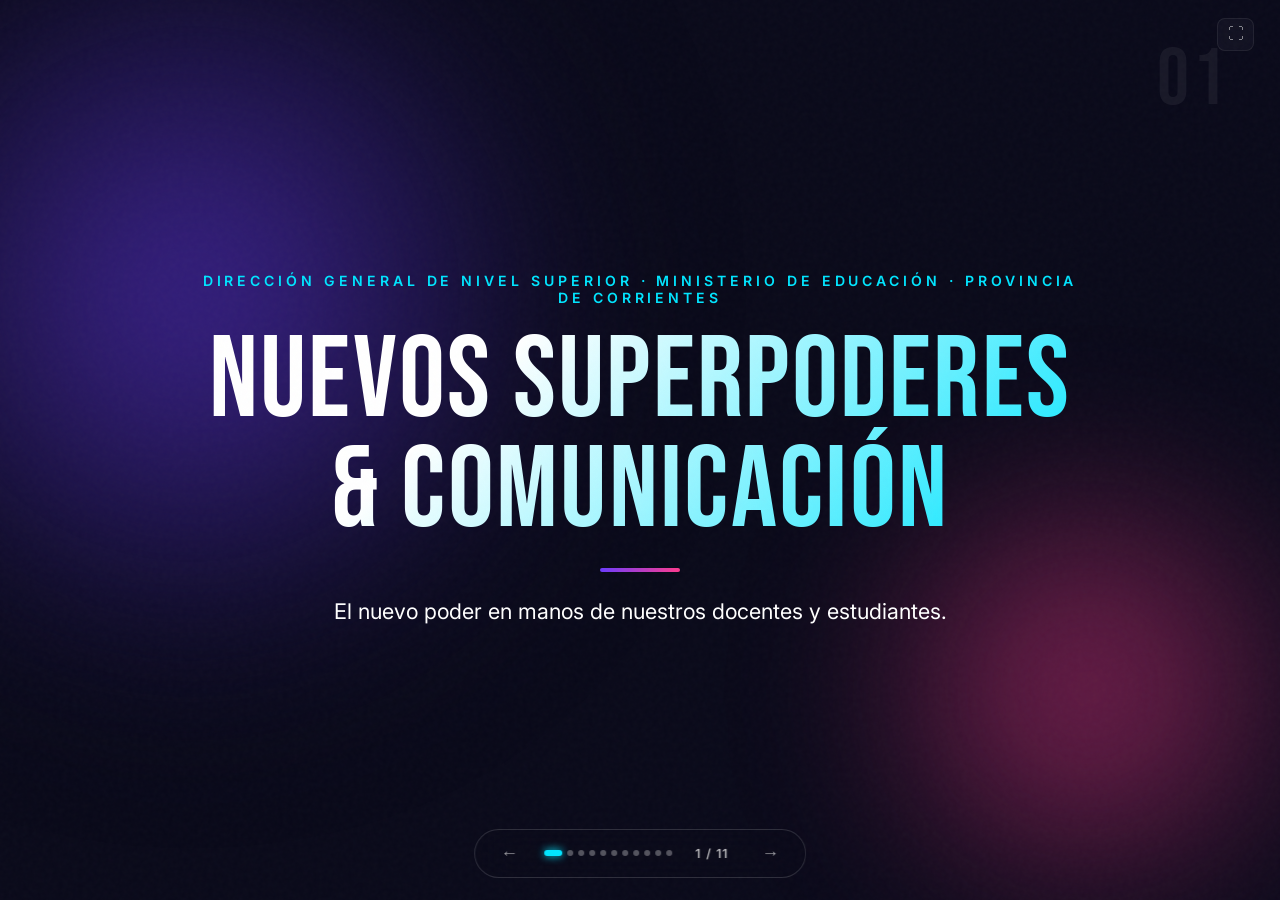
<file: presenta/index.html>
<!DOCTYPE html>
<html lang="es">
<head>
<meta charset="UTF-8">
<meta name="viewport" content="width=device-width, initial-scale=1.0">
<title>ComAc — Comunicación de Actividades | DGES Corrientes</title>
<link rel="preconnect" href="https://fonts.googleapis.com">
<link rel="preconnect" href="https://fonts.gstatic.com" crossorigin>
<link href="https://fonts.googleapis.com/css2?family=Bebas+Neue&family=Inter:wght@300;400;500;600;700;900&family=Montserrat:ital,wght@0,300;0,400;0,700;0,900;1,400&display=swap" rel="stylesheet">
<style>
  /* ── Reset & base ── */
  *, *::before, *::after { box-sizing: border-box; margin: 0; padding: 0; }

  :root {
    --c1: #0a0a1a;
    --c2: #6c3bff;
    --c3: #ff3b8e;
    --c4: #00e5ff;
    --c5: #ffe600;
    --c6: #ff6a1a;
    --white: #ffffff;
    --glass: rgba(255,255,255,0.07);
    --glass-border: rgba(255,255,255,0.15);
    --font-display: 'Bebas Neue', 'Montserrat', sans-serif;
    --font-body: 'Inter', 'Montserrat', sans-serif;
  }

  html, body {
    height: 100%;
    overflow: hidden;
    background: var(--c1);
    color: var(--white);
    font-family: var(--font-body);
  }

  /* ── Slideshow container ── */
  #deck {
    width: 100vw;
    height: 100vh;
    position: relative;
    overflow: hidden;
  }

  /* ── Individual slides ── */
  .slide {
    position: absolute;
    inset: 0;
    display: flex;
    flex-direction: column;
    align-items: center;
    justify-content: center;
    padding: 6vw 8vw;
    text-align: center;
    opacity: 0;
    pointer-events: none;
    transform: scale(1.04) translateY(30px);
    transition: opacity 0.7s cubic-bezier(.4,0,.2,1),
                transform 0.7s cubic-bezier(.4,0,.2,1);
    will-change: opacity, transform;
  }
  .slide.active {
    opacity: 1;
    pointer-events: all;
    transform: scale(1) translateY(0);
  }
  .slide.exit {
    opacity: 0;
    transform: scale(0.96) translateY(-30px);
    transition: opacity 0.5s ease, transform 0.5s ease;
  }

  /* ── Animated mesh background ── */
  .slide-bg {
    position: absolute;
    inset: 0;
    z-index: 0;
    overflow: hidden;
  }
  .slide-bg::before,
  .slide-bg::after {
    content: '';
    position: absolute;
    border-radius: 50%;
    filter: blur(80px);
    opacity: 0.55;
    animation: float1 8s ease-in-out infinite alternate;
  }

  /* per-slide color themes */
  .s0 .slide-bg::before { width:60vw; height:60vw; top:-10%; left:-15%; background: radial-gradient(circle, #6c3bff 0%, #0a0a1a 70%); }
  .s0 .slide-bg::after  { width:40vw; height:40vw; bottom:-5%; right:-5%; background: radial-gradient(circle, #ff3b8e 0%, transparent 70%); animation-name: float2; }

  .s1 .slide-bg::before { width:55vw; height:55vw; top:-15%; right:-10%; background: radial-gradient(circle, #ff3b8e 0%, transparent 70%); }
  .s1 .slide-bg::after  { width:45vw; height:45vw; bottom:-10%; left:-5%; background: radial-gradient(circle, #ffe600 0%, transparent 70%); animation-name: float2; }

  .s2 .slide-bg::before { width:65vw; height:65vw; top:-20%; left:-20%; background: radial-gradient(circle, #00e5ff 0%, transparent 70%); }
  .s2 .slide-bg::after  { width:40vw; height:40vw; bottom:0; right:-5%; background: radial-gradient(circle, #6c3bff 0%, transparent 70%); animation-name: float2; }

  .s3 .slide-bg::before { width:60vw; height:60vw; top:-10%; right:-10%; background: radial-gradient(circle, #ff6a1a 0%, transparent 70%); }
  .s3 .slide-bg::after  { width:50vw; height:50vw; bottom:-10%; left:-10%; background: radial-gradient(circle, #6c3bff 0%, transparent 70%); animation-name: float2; }

  .s4 .slide-bg::before { width:55vw; height:55vw; top:-15%; left:-10%; background: radial-gradient(circle, #ffe600 0%, transparent 70%); }
  .s4 .slide-bg::after  { width:45vw; height:45vw; bottom:0; right:-10%; background: radial-gradient(circle, #ff3b8e 0%, transparent 70%); animation-name: float2; }

  .s5 .slide-bg::before { width:70vw; height:70vw; top:-25%; right:-20%; background: radial-gradient(circle, #6c3bff 0%, transparent 70%); }
  .s5 .slide-bg::after  { width:50vw; height:50vw; bottom:-10%; left:-10%; background: radial-gradient(circle, #00e5ff 0%, transparent 70%); animation-name: float2; }

  .s6 .slide-bg::before { width:60vw; height:60vw; top:-10%; left:-15%; background: radial-gradient(circle, #ff3b8e 0%, transparent 70%); }
  .s6 .slide-bg::after  { width:50vw; height:50vw; bottom:-10%; right:-10%; background: radial-gradient(circle, #ffe600 0%, transparent 70%); animation-name: float2; }

  .s7 .slide-bg::before { width:55vw; height:55vw; top:-10%; right:-10%; background: radial-gradient(circle, #00e5ff 0%, transparent 70%); }
  .s7 .slide-bg::after  { width:45vw; height:45vw; bottom:0; left:-10%; background: radial-gradient(circle, #ff6a1a 0%, transparent 70%); animation-name: float2; }

  .s8 .slide-bg::before { width:60vw; height:60vw; top:-15%; left:-10%; background: radial-gradient(circle, #6c3bff 0%, transparent 70%); }
  .s8 .slide-bg::after  { width:50vw; height:50vw; bottom:-10%; right:-5%; background: radial-gradient(circle, #ff3b8e 0%, transparent 70%); animation-name: float2; }

  .s9 .slide-bg::before { width:65vw; height:65vw; top:-20%; right:-15%; background: radial-gradient(circle, #ff6a1a 0%, transparent 70%); }
  .s9 .slide-bg::after  { width:45vw; height:45vw; bottom:0; left:-10%; background: radial-gradient(circle, #ffe600 0%, transparent 70%); animation-name: float2; }

  .s10 .slide-bg::before { width:60vw; height:60vw; top:-10%; left:-15%; background: radial-gradient(circle, #00e5ff 0%, transparent 70%); }
  .s10 .slide-bg::after  { width:50vw; height:50vw; bottom:-10%; right:-10%; background: radial-gradient(circle, #6c3bff 0%, transparent 70%); animation-name: float2; }

  @keyframes float1 { 0%{transform:translate(0,0) scale(1)} 100%{transform:translate(3%,4%) scale(1.08)} }
  @keyframes float2 { 0%{transform:translate(0,0) scale(1)} 100%{transform:translate(-3%,-3%) scale(1.06)} }

  /* ── Noise grain overlay ── */
  #deck::after {
    content:'';
    position:fixed;
    inset:0;
    background-image: url("data:image/svg+xml,%3Csvg viewBox='0 0 200 200' xmlns='http://www.w3.org/2000/svg'%3E%3Cfilter id='n'%3E%3CfeTurbulence type='fractalNoise' baseFrequency='0.9' numOctaves='4' stitchTiles='stitch'/%3E%3C/filter%3E%3Crect width='100%25' height='100%25' filter='url(%23n)' opacity='1'/%3E%3C/svg%3E");
    opacity: 0.025;
    pointer-events: none;
    z-index: 9999;
  }

  /* ── Slide content layer ── */
  .slide-content {
    position: relative;
    z-index: 10;
    display: flex;
    flex-direction: column;
    align-items: center;
    gap: 2.4vh;
    max-width: 900px;
    width: 100%;
  }

  /* ── Typography ── */
  .eyebrow {
    font-family: var(--font-body);
    font-size: clamp(0.65rem, 1.1vw, 0.9rem);
    font-weight: 600;
    letter-spacing: 0.28em;
    text-transform: uppercase;
    opacity: 0.7;
    color: var(--c4);
    animation: fadeUp 0.8s 0.2s both;
  }
  .display-title {
    font-family: var(--font-display);
    font-size: clamp(3.5rem, 9vw, 8rem);
    line-height: 0.95;
    letter-spacing: 0.02em;
    background: linear-gradient(135deg, var(--white) 30%, var(--c4));
    -webkit-background-clip: text;
    -webkit-text-fill-color: transparent;
    background-clip: text;
    animation: fadeUp 0.8s 0.3s both;
  }
  .big-year {
    font-family: var(--font-display);
    font-size: clamp(6rem, 18vw, 15rem);
    line-height: 0.85;
    letter-spacing: 0.01em;
    background: linear-gradient(135deg, var(--c5) 0%, var(--c3) 50%, var(--c2) 100%);
    -webkit-background-clip: text;
    -webkit-text-fill-color: transparent;
    background-clip: text;
    animation: zoomIn 0.9s 0.2s both;
    filter: drop-shadow(0 0 60px rgba(255,230,0,0.3));
  }
  .headline {
    font-family: var(--font-body);
    font-size: clamp(1.5rem, 3.8vw, 3.2rem);
    font-weight: 800;
    line-height: 1.15;
    animation: fadeUp 0.8s 0.35s both;
  }
  .sub {
    font-family: var(--font-body);
    font-size: clamp(0.95rem, 2vw, 1.35rem);
    font-weight: 400;
    line-height: 1.6;
    opacity: 0.88;
    max-width: 720px;
    animation: fadeUp 0.8s 0.5s both;
  }
  .sub strong, .sub b {
    font-weight: 700;
    color: var(--c4);
  }
  .pill-row {
    display: flex;
    flex-wrap: wrap;
    gap: 0.7rem;
    justify-content: center;
    animation: fadeUp 0.8s 0.55s both;
  }
  .pill {
    padding: 0.45em 1.1em;
    border-radius: 999px;
    font-size: clamp(0.75rem, 1.3vw, 1rem);
    font-weight: 700;
    letter-spacing: 0.03em;
    border: 2px solid;
  }
  .pill-purple { background: rgba(108,59,255,0.25); border-color: var(--c2); color: #c9b8ff; }
  .pill-pink   { background: rgba(255,59,142,0.2); border-color: var(--c3); color: #ffb3d4; }
  .pill-cyan   { background: rgba(0,229,255,0.15); border-color: var(--c4); color: #a0f5ff; }
  .pill-yellow { background: rgba(255,230,0,0.15); border-color: var(--c5); color: #fff09e; }
  .pill-orange { background: rgba(255,106,26,0.2); border-color: var(--c6); color: #ffcda0; }

  /* ── Glass card ── */
  .glass-card {
    background: var(--glass);
    border: 1px solid var(--glass-border);
    border-radius: 20px;
    padding: 2.5rem 3rem;
    backdrop-filter: blur(20px);
    -webkit-backdrop-filter: blur(20px);
    animation: fadeUp 0.8s 0.4s both;
    max-width: 820px;
    width: 100%;
  }

  /* ── List styles ── */
  .feature-list {
    list-style: none;
    display: flex;
    flex-direction: column;
    gap: 0.9rem;
    text-align: left;
    width: 100%;
  }
  .feature-list li {
    display: flex;
    align-items: flex-start;
    gap: 0.75rem;
    font-size: clamp(0.85rem, 1.6vw, 1.1rem);
    font-weight: 500;
    line-height: 1.45;
    animation: slideInLeft 0.6s both;
  }
  .feature-list li:nth-child(1) { animation-delay: 0.3s; }
  .feature-list li:nth-child(2) { animation-delay: 0.45s; }
  .feature-list li:nth-child(3) { animation-delay: 0.6s; }
  .feature-list li:nth-child(4) { animation-delay: 0.75s; }
  .feature-list li:nth-child(5) { animation-delay: 0.9s; }
  .feature-list li:nth-child(6) { animation-delay: 1.05s; }
  .feature-list li:nth-child(7) { animation-delay: 1.2s; }
  .feature-list li .icon {
    flex-shrink: 0;
    width: 1.8em;
    height: 1.8em;
    border-radius: 50%;
    display: flex;
    align-items: center;
    justify-content: center;
    font-size: 1em;
    margin-top: 0.05em;
  }
  .icon-cyan   { background: rgba(0,229,255,0.2); }
  .icon-pink   { background: rgba(255,59,142,0.2); }
  .icon-yellow { background: rgba(255,230,0,0.2); }
  .icon-purple { background: rgba(108,59,255,0.2); }
  .icon-orange { background: rgba(255,106,26,0.2); }

  /* ── Date badge ── */
  .date-badge {
    display: inline-flex;
    align-items: center;
    gap: 0.5rem;
    background: linear-gradient(135deg, var(--c2), var(--c3));
    padding: 0.5em 1.4em;
    border-radius: 999px;
    font-family: var(--font-body);
    font-weight: 700;
    font-size: clamp(0.9rem, 1.8vw, 1.2rem);
    letter-spacing: 0.04em;
    animation: pulse 2s 1s ease-in-out infinite;
    box-shadow: 0 0 30px rgba(108,59,255,0.5);
  }
  @keyframes pulse {
    0%,100% { box-shadow: 0 0 30px rgba(108,59,255,0.5); }
    50% { box-shadow: 0 0 50px rgba(255,59,142,0.7); }
  }

  /* ── Divider ── */
  .divider {
    width: 80px;
    height: 4px;
    border-radius: 2px;
    background: linear-gradient(90deg, var(--c2), var(--c3));
    animation: expandWidth 0.7s 0.4s both;
  }
  @keyframes expandWidth { from{width:0} to{width:80px} }

  /* ── Logo/Brand ── */
  .brand-mark {
    font-family: var(--font-display);
    font-size: clamp(3rem, 8vw, 6rem);
    background: linear-gradient(135deg, var(--c4) 0%, var(--c2) 50%, var(--c3) 100%);
    -webkit-background-clip: text;
    -webkit-text-fill-color: transparent;
    background-clip: text;
    letter-spacing: 0.04em;
    animation: zoomIn 0.9s 0.25s both;
    filter: drop-shadow(0 0 40px rgba(0,229,255,0.4));
  }
  .brand-sub {
    font-family: var(--font-body);
    font-size: clamp(0.8rem, 1.5vw, 1rem);
    font-weight: 600;
    letter-spacing: 0.18em;
    text-transform: uppercase;
    opacity: 0.75;
    animation: fadeUp 0.7s 0.5s both;
  }

  /* ── Animations ── */
  @keyframes fadeUp {
    from { opacity:0; transform:translateY(28px); }
    to   { opacity:1; transform:translateY(0); }
  }
  @keyframes zoomIn {
    from { opacity:0; transform:scale(0.8); }
    to   { opacity:1; transform:scale(1); }
  }
  @keyframes slideInLeft {
    from { opacity:0; transform:translateX(-30px); }
    to   { opacity:1; transform:translateX(0); }
  }
  @keyframes slideInRight {
    from { opacity:0; transform:translateX(30px); }
    to   { opacity:1; transform:translateX(0); }
  }
  @keyframes shimmer {
    0%   { background-position: -200% center; }
    100% { background-position: 200% center; }
  }

  /* ── Story prefix decoration ── */
  .story-quote {
    font-family: var(--font-display);
    font-size: clamp(4rem, 11vw, 9rem);
    line-height: 0.9;
    background: linear-gradient(135deg, var(--c4) 0%, var(--c2) 100%);
    -webkit-background-clip: text;
    -webkit-text-fill-color: transparent;
    background-clip: text;
    animation: fadeUp 0.8s 0.2s both;
    opacity: 0.15;
    position: absolute;
    top: 6vh;
    left: 7vw;
    user-select: none;
  }

  /* ── Navigation ── */
  #nav {
    position: fixed;
    bottom: 2.5vh;
    left: 50%;
    transform: translateX(-50%);
    display: flex;
    align-items: center;
    gap: 1rem;
    z-index: 1000;
    background: rgba(10,10,26,0.6);
    border: 1px solid var(--glass-border);
    border-radius: 999px;
    padding: 0.5rem 1rem;
    backdrop-filter: blur(20px);
  }
  .nav-btn {
    background: none;
    border: none;
    cursor: pointer;
    color: var(--white);
    opacity: 0.6;
    transition: opacity 0.2s, transform 0.2s;
    display: flex;
    align-items: center;
    padding: 0.3rem 0.6rem;
    border-radius: 999px;
    font-size: 1.1rem;
  }
  .nav-btn:hover { opacity: 1; transform: scale(1.1); }
  #slide-counter {
    font-family: var(--font-body);
    font-size: 0.78rem;
    font-weight: 600;
    letter-spacing: 0.1em;
    opacity: 0.7;
    min-width: 48px;
    text-align: center;
  }
  .progress-dots {
    display: flex;
    gap: 5px;
    align-items: center;
  }
  .dot {
    width: 6px;
    height: 6px;
    border-radius: 50%;
    background: rgba(255,255,255,0.3);
    transition: all 0.3s;
    cursor: pointer;
  }
  .dot.active {
    background: var(--c4);
    width: 18px;
    border-radius: 3px;
    box-shadow: 0 0 8px var(--c4);
  }

  /* ── Fullscreen btn ── */
  #fs-btn {
    position: fixed;
    top: 2vh;
    right: 2vw;
    z-index: 1000;
    background: var(--glass);
    border: 1px solid var(--glass-border);
    border-radius: 8px;
    color: var(--white);
    opacity: 0.5;
    cursor: pointer;
    padding: 0.4rem 0.6rem;
    font-size: 1rem;
    transition: opacity 0.2s;
    backdrop-filter: blur(10px);
  }
  #fs-btn:hover { opacity: 1; }

  /* ── Slide number indicator top-right ── */
  .slide-num {
    position: absolute;
    top: 3.5vh;
    right: 4vw;
    font-family: var(--font-display);
    font-size: clamp(3rem, 7vw, 5rem);
    opacity: 0.06;
    user-select: none;
    z-index: 1;
    letter-spacing: 0.05em;
  }

  /* ── Responsive ── */
  @media (max-width: 640px) {
    .glass-card { padding: 1.5rem; }
    .slide { padding: 5vw 6vw; }
  }

  /* ── Special: social network diagram ── */
  .network-visual {
    display: flex;
    align-items: center;
    justify-content: center;
    gap: 0;
    position: relative;
    animation: fadeUp 0.8s 0.6s both;
  }
  .net-node {
    width: clamp(45px, 7vw, 65px);
    height: clamp(45px, 7vw, 65px);
    border-radius: 50%;
    display: flex;
    align-items: center;
    justify-content: center;
    font-size: clamp(1.1rem, 2vw, 1.6rem);
    border: 2px solid;
    position: relative;
    animation: float1 4s ease-in-out infinite alternate;
  }
  .net-node:nth-child(odd) { animation-name: float2; }

  /* ── Etapa card ── */
  .etapa-badge {
    font-family: var(--font-display);
    font-size: clamp(0.8rem, 2vw, 1.2rem);
    letter-spacing: 0.2em;
    padding: 0.3em 1em;
    border-radius: 999px;
    background: linear-gradient(135deg, var(--c2), var(--c3));
    display: inline-block;
    animation: fadeUp 0.7s 0.2s both;
  }
</style>
</head>
<body>

<div id="deck">

  <!-- ── SLIDE 0: Story hook ── -->
  <div class="slide s0 active" data-slide="0">
    <div class="slide-bg"></div>
    <div class="slide-num">01</div>
    <div class="slide-content">
      <div class="eyebrow">Dirección General de Nivel Superior · Ministerio de Educación · Provincia de Corrientes</div>
      <div class="display-title">Nuevos superpoderes<br>& comunicación</div>
      <div class="divider"></div>
      <div class="sub">El nuevo poder en manos de nuestros docentes y estudiantes.</div>
    </div>
  </div>

  <!-- ── SLIDE 1: ChatGPT aparece ── -->
  <div class="slide s1" data-slide="1">
    <div class="slide-bg"></div>
    <div class="slide-num">02</div>
    <div class="slide-content">
      <div class="eyebrow">El punto de inflexión</div>
      <div class="big-year">2022</div>
      <div class="headline">En noviembre aparece<br><strong>ChatGPT</strong></div>
      <div class="sub">El mundo nunca volvería a ser el mismo.</div>
    </div>
  </div>

  <!-- ── SLIDE 2: 2023 asombro ── -->
  <div class="slide s2" data-slide="2">
    <div class="slide-bg"></div>
    <div class="slide-num">03</div>
    <div class="slide-content">
      <div class="eyebrow">El año del asombro</div>
      <div class="big-year">2023</div>
      <div class="headline">Nos asombramos<br>y fue tema de conversación</div>
      <div class="sub">Todos hablaban de ello. Pocos lo usaban en serio.</div>
    </div>
  </div>

  <!-- ── SLIDE 3: 2024 cambios ── -->
  <div class="slide s3" data-slide="3">
    <div class="slide-bg"></div>
    <div class="slide-num">04</div>
    <div class="slide-content">
      <div class="eyebrow">El año de los primeros cambios reales</div>
      <div class="big-year">2024</div>
      <div class="headline">Se observan cambios concretos</div>
      <div class="glass-card">
        <ul class="feature-list">
          <li>
            <div class="icon icon-cyan">📐</div>
            <span><strong>Planificación de clases</strong> rediseñada con IA</span>
          </li>
          <li>
            <div class="icon icon-yellow">🔍</div>
            <span><strong>Acceso a la información</strong> completamente transformado</span>
          </li>
          <li>
            <div class="icon icon-pink">📝</div>
            <span><strong>Evaluación</strong> en revisión y redefinición</span>
          </li>
        </ul>
      </div>
      <div class="pill-row">
        <span class="pill pill-cyan">ChatGPT</span>
        <span class="pill pill-purple">Meta AI</span>
      </div>
    </div>
  </div>

  <!-- ── SLIDE 4: 2025 contenido sintético ── -->
  <div class="slide s4" data-slide="4">
    <div class="slide-bg"></div>
    <div class="slide-num">05</div>
    <div class="slide-content">
      <div class="eyebrow">La nueva normalidad</div>
      <div class="big-year">2025</div>
      <div class="headline">El contenido sintético<br>es <em>la regla</em></div>
      <div class="sub">Ya no es la excepción. Es el punto de partida.</div>
      <div class="pill-row">
        <span class="pill pill-cyan">ChatGPT</span>
        <span class="pill pill-purple">Claude</span>
        <span class="pill pill-pink">Gemini</span>
        <span class="pill pill-yellow">Meta AI</span>
        <span class="pill pill-orange">Grok</span>
      </div>
    </div>
  </div>

  <!-- ── SLIDE 5: 2026 agentes ── -->
  <div class="slide s5" data-slide="5">
    <div class="slide-bg"></div>
    <div class="slide-num">06</div>
    <div class="slide-content">
      <div class="eyebrow">El año del poder real</div>
      <div class="big-year" style="font-size:clamp(5rem,14vw,12rem)">2026</div>
      <div class="headline">El poder pasa a los <strong>Agentes</strong></div>
      <div class="glass-card">
        <ul class="feature-list">
          <li>
            <div class="icon icon-yellow">⚡</div>
            <span>Tienen capacidad de <strong>HACER</strong> y <strong>CONTROLAR</strong> — no solo responder</span>
          </li>
          <li>
            <div class="icon icon-cyan">🤖</div>
            <span><strong>Claude Code</strong> — construye software de forma autónoma</span>
          </li>
          <li>
            <div class="icon icon-pink">🌐</div>
            <span><strong>Google Antigravity</strong> — agentes de infraestructura</span>
          </li>
          <li>
            <div class="icon icon-purple">💻</div>
            <span><strong>ChatGPT Codex</strong> — desarrollo asistido por agentes</span>
          </li>
        </ul>
      </div>
    </div>
  </div>

  <!-- ── SLIDE 6: Presentamos ComAc ── -->
  <div class="slide s6" data-slide="6">
    <div class="slide-bg"></div>
    <div class="slide-num">07</div>
    <div class="slide-content">
      <div class="eyebrow">Hoy presentamos</div>
      <div class="brand-mark">ComAc</div>
      <div class="brand-sub">Comunicación de Actividades</div>
      <div class="divider"></div>
      <div class="glass-card" style="margin-top:0.5rem">
        <ul class="feature-list">
          <li>
            <div class="icon icon-purple">✨</div>
            <span><strong>Totalmente desarrollado con Claude Code</strong></span>
          </li>
          <li>
            <div class="icon icon-cyan">🏛️</div>
            <span>Parte de la <strong>INTRANET</strong> de la Dirección General de Nivel Superior</span>
          </li>
          <li>
            <div class="icon icon-pink">📍</div>
            <span>Ministerio de Educación · Provincia de Corrientes</span>
          </li>
          <li>
            <div class="icon icon-yellow">🩺</div>
            <span>Un médico cardiólogo <strong>gana un concurso internacional de Desarrollo de Software</strong>, haciendo uso de una IA</span>
          </li>
          <li>
            <div class="icon icon-orange">🚀</div>
            <span><strong>Cualquiera de nuestros docentes y estudiantes</strong> pueden elaborar sus propias aplicaciones</span>
          </li>
        </ul>
      </div>
    </div>
  </div>

  <!-- ── SLIDE 7: Red Social ── -->
  <div class="slide s7" data-slide="7">
    <div class="slide-bg"></div>
    <div class="slide-num">08</div>
    <div class="slide-content">
      <div class="eyebrow">¿Qué es ComAc?</div>
      <div class="headline">Una <strong>RED SOCIAL</strong> específica<br>para el Nivel Superior</div>
      <div class="divider"></div>
      <div class="sub">
        Diseñada para <strong>comunicar a toda la comunidad</strong><br>
        de Nivel Superior de la Provincia de Corrientes.
      </div>
      <div class="glass-card" style="padding:1.4rem 2rem;margin-top:0">
        <ul class="feature-list">
          <li>
            <div class="icon icon-cyan">🌐</div>
            <span>Acceso en <strong><a href="https://dgescorrientes.net" target="_blank" style="color:var(--c4);text-decoration:none">dgescorrientes.net</a></strong></span>
          </li>
          <li>
            <div class="icon icon-purple">📧</div>
            <span>Usuarios y soporte: <strong><a href="mailto:equipotecnico@dgescorrientes.net" style="color:var(--c4);text-decoration:none">equipotecnico@dgescorrientes.net</a></strong></span>
          </li>
        </ul>
      </div>
      <div class="network-visual">
        <div class="net-node" style="border-color:var(--c2);background:rgba(108,59,255,0.2)">🏫</div>
        <div style="width:clamp(20px,4vw,40px);height:2px;background:linear-gradient(90deg,var(--c2),var(--c4))"></div>
        <div class="net-node" style="border-color:var(--c4);background:rgba(0,229,255,0.15);width:clamp(55px,9vw,80px);height:clamp(55px,9vw,80px)">🏛️</div>
        <div style="width:clamp(20px,4vw,40px);height:2px;background:linear-gradient(90deg,var(--c4),var(--c3))"></div>
        <div class="net-node" style="border-color:var(--c3);background:rgba(255,59,142,0.2)">👩‍🏫</div>
        <div style="width:clamp(20px,4vw,40px);height:2px;background:linear-gradient(90deg,var(--c3),var(--c5))"></div>
        <div class="net-node" style="border-color:var(--c5);background:rgba(255,230,0,0.15)">👨‍🎓</div>
      </div>
    </div>
  </div>

  <!-- ── SLIDE 8: Primera Etapa ── -->
  <div class="slide s8" data-slide="8">
    <div class="slide-bg"></div>
    <div class="slide-num">09</div>
    <div class="slide-content">
      <div class="etapa-badge">Primera Etapa</div>
      <div class="date-badge">📅 20 de abril de 2026 — Presentación</div>
      <div class="glass-card">
        <ul class="feature-list">
          <li>
            <div class="icon icon-cyan">🌐</div>
            <span>Acceso desde <strong>dgescorrientes.net</strong></span>
          </li>
          <li>
            <div class="icon icon-purple">📋</div>
            <span><strong>El Muro doble</strong>: Actividades Realizadas y A Realizarse</span>
          </li>
          <li>
            <div class="icon icon-yellow">🌓</div>
            <span><strong>Modo Claro / Oscuro</strong></span>
          </li>
          <li>
            <div class="icon icon-pink">✅</div>
            <span><strong>Aprobación Jurisdiccional</strong></span>
          </li>
          <li>
            <div class="icon icon-orange">📝</div>
            <span>Envío de <strong>Formulario Online</strong> para definición de Referentes Institucionales</span>
          </li>
          <li>
            <div class="icon icon-cyan">🚀</div>
            <span>Carga de primeras <strong>actividades institucionales</strong></span>
          </li>
        </ul>
      </div>
    </div>
  </div>

  <!-- ── SLIDE 9: Segunda Etapa ── -->
  <div class="slide s9" data-slide="9">
    <div class="slide-bg"></div>
    <div class="slide-num">10</div>
    <div class="slide-content">
      <div class="etapa-badge" style="background:linear-gradient(135deg,var(--c4),var(--c2))">Segunda Etapa</div>
      <div class="date-badge" style="background:linear-gradient(135deg,var(--c4),var(--c2))">📅 21 al 24 de abril de 2026</div>
      <div class="headline" style="margin-top:0.5rem">Definición y carga<br>de <strong>usuarios</strong></div>
      <div class="divider" style="background:linear-gradient(90deg,var(--c4),var(--c2))"></div>
      <div class="glass-card">
        <ul class="feature-list">
          <li>
            <div class="icon icon-cyan">👥</div>
            <span>Definición y alta de <strong>Referentes Institucionales</strong></span>
          </li>
          <li>
            <div class="icon icon-pink">🗑️</div>
            <span><strong>Eliminación de los datos de prueba</strong> — entorno limpio</span>
          </li>
          <li>
            <div class="icon icon-yellow">🔐</div>
            <span>Activación de cuentas y <strong>configuración de permisos</strong></span>
          </li>
        </ul>
      </div>
    </div>
  </div>

  <!-- ── SLIDE 10: Tercera Etapa ── -->
  <div class="slide s10" data-slide="10">
    <div class="slide-bg"></div>
    <div class="slide-num">11</div>
    <div class="slide-content">
      <div class="etapa-badge" style="background:linear-gradient(135deg,var(--c3),var(--c6))">Tercera Etapa</div>
      <div class="headline" style="margin-top:0.5rem">¡La comunidad toma<br>la <strong>palabra</strong>!</div>
      <div class="divider" style="background:linear-gradient(90deg,var(--c3),var(--c6))"></div>
      <div class="glass-card">
        <ul class="feature-list">
          <li>
            <div class="icon icon-pink">📣</div>
            <span>Carga de comunicaciones por parte de <strong>toda la comunidad de Nivel Superior</strong></span>
          </li>
          <li>
            <div class="icon icon-orange">🏫</div>
            <span><strong>Institutos</strong>: ISFD e ISFT publican sus actividades</span>
          </li>
          <li>
            <div class="icon icon-yellow">🏛️</div>
            <span><strong>Dirección</strong>: comparte novedades y comunicados oficiales</span>
          </li>
        </ul>
      </div>
      <div class="brand-mark" style="font-size:clamp(2rem,5vw,3.5rem);margin-top:0.5rem">ComAc</div>
      <div class="sub" style="font-size:clamp(0.7rem,1.2vw,0.9rem);opacity:0.5">DGES · Ministerio de Educación · Corrientes · 2026</div>
    </div>
  </div>

</div><!-- #deck -->

<!-- ── Navigation ── -->
<nav id="nav">
  <button class="nav-btn" id="prev-btn" title="Anterior">&#8592;</button>
  <div class="progress-dots" id="dots"></div>
  <span id="slide-counter">1 / 11</span>
  <button class="nav-btn" id="next-btn" title="Siguiente">&#8594;</button>
</nav>

<button id="fs-btn" title="Pantalla completa">⛶</button>

<script>
  const slides = document.querySelectorAll('.slide');
  const dotsContainer = document.getElementById('dots');
  const counter = document.getElementById('slide-counter');
  const prevBtn = document.getElementById('prev-btn');
  const nextBtn = document.getElementById('next-btn');
  const total = slides.length;
  let current = 0;
  let isAnimating = false;

  // Build dots
  slides.forEach((_, i) => {
    const d = document.createElement('div');
    d.className = 'dot' + (i === 0 ? ' active' : '');
    d.addEventListener('click', () => goTo(i));
    dotsContainer.appendChild(d);
  });
  const dots = document.querySelectorAll('.dot');

  function goTo(idx) {
    // Wrap around: after last go to first, before first go to last
    if (idx >= total) idx = 0;
    if (idx < 0) idx = total - 1;
    if (idx === current || isAnimating) return;
    isAnimating = true;
    const prev = current;
    current = idx;

    // Exit old slide
    slides[prev].classList.add('exit');
    slides[prev].classList.remove('active');

    // Reset animations on new slide by forcing reflow
    const newSlide = slides[current];
    newSlide.querySelectorAll('[style*="animation"], .eyebrow, .display-title, .big-year, .headline, .sub, .pill-row, .glass-card, .divider, .brand-mark, .brand-sub, .date-badge, .etapa-badge, .feature-list li, .network-visual').forEach(el => {
      el.style.animation = 'none';
      el.offsetHeight; // reflow
      el.style.animation = '';
    });

    setTimeout(() => {
      slides[prev].classList.remove('exit');
      newSlide.classList.add('active');
      isAnimating = false;
    }, 500);

    // Update UI
    dots.forEach((d, i) => d.classList.toggle('active', i === current));
    counter.textContent = `${current + 1} / ${total}`;
  }

  prevBtn.addEventListener('click', () => goTo(current - 1));
  nextBtn.addEventListener('click', () => goTo(current + 1));

  // Keyboard
  document.addEventListener('keydown', e => {
    if (e.key === 'ArrowRight' || e.key === 'ArrowDown' || e.key === ' ') { e.preventDefault(); goTo(current + 1); }
    if (e.key === 'ArrowLeft'  || e.key === 'ArrowUp') { e.preventDefault(); goTo(current - 1); }
    if (e.key === 'f' || e.key === 'F') toggleFS();
  });

  // Touch swipe
  let touchX = null;
  document.addEventListener('touchstart', e => { touchX = e.touches[0].clientX; }, { passive: true });
  document.addEventListener('touchend', e => {
    if (touchX === null) return;
    const dx = e.changedTouches[0].clientX - touchX;
    if (Math.abs(dx) > 50) dx < 0 ? goTo(current + 1) : goTo(current - 1);
    touchX = null;
  }, { passive: true });

  // Init state
  counter.textContent = `1 / ${total}`;

  // Fullscreen
  function toggleFS() {
    if (!document.fullscreenElement) document.documentElement.requestFullscreen().catch(() => {});
    else document.exitFullscreen();
  }
  document.getElementById('fs-btn').addEventListener('click', toggleFS);
</script>
</body>
</html>
</file>
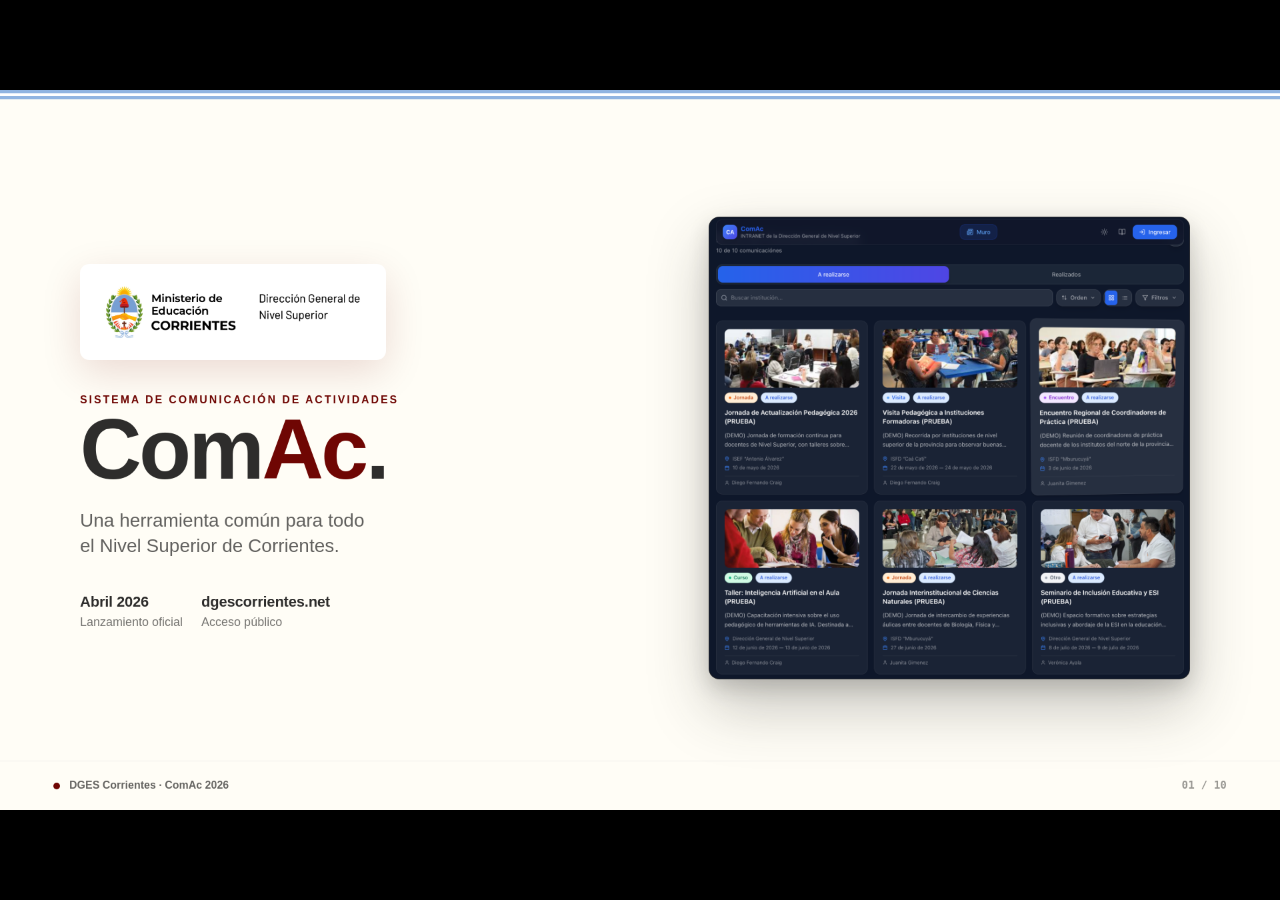
<file: slides/comac.html>
<!DOCTYPE html><html lang="es"><head>


<meta charset="utf-8">
<title>ComAc — Comunicación de Actividades · DGES Corrientes</title>
<link rel="stylesheet" href="../colors_and_type.css">
<style>
  html, body { margin: 0; padding: 0; background: #000; font-family: var(--font-sans); color: var(--negro); }
  .slide { background: #fff; overflow: hidden; position: relative; }

  /* ---------- Shared primitives ---------- */
  .patria { height: 10px; background: linear-gradient(to bottom, #90B4E1 0 33%, #fff 33% 66%, #90B4E1 66% 100%); }
  .patria-thin { height: 4px; background: linear-gradient(to bottom, #90B4E1 0 33%, #fff 33% 66%, #90B4E1 66% 100%); }

  .overline { font-size: 16px; font-weight: 700; letter-spacing: .18em; text-transform: uppercase; color: #6F0603; }
  .overline.muted { color: rgba(0,0,0,.45); }
  .overline.on-dark { color: #FACD05; }

  .pad { padding: 80px 110px; }

  .crumb-footer {
    position: absolute; left: 0; right: 0; bottom: 0;
    display: flex; justify-content: space-between; align-items: center;
    padding: 24px 80px; font-size: 16px; color: rgba(0,0,0,.5);
    border-top: 1px solid rgba(0,0,0,.06);
  }
  .crumb-footer .mark { display: flex; align-items: center; gap: 14px; font-weight: 600; color: rgba(0,0,0,.6); }
  .crumb-footer .mark .dot { width: 10px; height: 10px; background: #6F0603; border-radius: 999px; }
  .crumb-footer .num { font-family: ui-monospace, Menlo, monospace; font-weight: 600; color: rgba(0,0,0,.4); }

  /* ---------- Slide 1 — Title ---------- */
  .s-title { background: #FFFDF6; }
  .s-title .patria { height: 14px; }
  .s-title .wrap { padding: 120px 120px 140px; display: grid; grid-template-columns: 1.15fr 1fr; gap: 60px; align-items: center; height: calc(100% - 14px); box-sizing: border-box; }
  .s-title .logo-badge { background: #fff; border-radius: 14px; padding: 28px 34px; display: inline-flex; align-items: center; box-shadow: 0 18px 60px rgba(111,6,3,.14); margin-bottom: 48px; }
  .s-title .logo-badge img { height: 88px; display: block; }
  .s-title h1 { font-size: 128px; line-height: 0.95; letter-spacing: -0.03em; font-weight: 900; margin: 0 0 28px; color: #2E2D2C; }
  .s-title h1 em { font-style: normal; color: #6F0603; }
  .s-title .sub { font-size: 28px; line-height: 1.35; color: rgba(0,0,0,.62); max-width: 28ch; font-weight: 400; }
  .s-title .meta { margin-top: 48px; display: flex; gap: 28px; font-size: 18px; color: rgba(0,0,0,.55); font-weight: 500; }
  .s-title .meta span b { color: #2E2D2C; font-weight: 700; display: block; font-size: 22px; letter-spacing: -0.01em; }

  .s-title .viz { position: relative; height: 720px; display: flex; align-items: center; justify-content: center; }
  .s-title .viz .shot-wrap { position: relative; width: 100%; max-width: 720px; perspective: 1400px; }
  .s-title .viz .shot { width: 100%; height: auto; display: block; border-radius: 16px; box-shadow: 0 40px 90px rgba(46,45,44,.28), 0 12px 30px rgba(46,45,44,.18); border: 1px solid rgba(255,255,255,.12); background: #0f1116; }
  .s-title .viz .glow { position: absolute; inset: -40px; border-radius: 40px; background: radial-gradient(ellipse at center, rgba(250,205,5,.22), transparent 60%); filter: blur(30px); z-index: -1; }
  @keyframes floaty { 0%,100% { transform: translateY(0) rotate(-1deg); } 50% { transform: translateY(-18px) rotate(1deg); } }
  @keyframes shotIn { from { opacity: 0; transform: translateY(60px) scale(.9) rotate(-4deg); } to { opacity: 1; transform: translateY(0) scale(1) rotate(-1deg); } }
  [data-deck-active] .s-title .viz .shot-wrap { animation: shotIn 900ms cubic-bezier(.2,.8,.2,1) both 300ms, floaty 6s ease-in-out infinite 1200ms; }

  /* ---------- Slide 2 — Qué es ComAc ---------- */
  .s-what { padding: 0; }
  .s-what .grid { display: grid; grid-template-columns: 1fr 1fr; height: 100%; }
  .s-what .left { padding: 110px 100px; background: #FFFDF6; display: flex; flex-direction: column; justify-content: center; }
  .s-what .left h2 { font-size: 92px; font-weight: 900; line-height: 0.98; letter-spacing: -0.03em; margin: 28px 0 32px; color: #2E2D2C; }
  .s-what .left h2 em { font-style: normal; color: #6F0603; }
  .s-what .left p { font-size: 26px; line-height: 1.5; color: rgba(0,0,0,.68); max-width: 20ch; font-weight: 400; }
  .s-what .left .dict { margin-top: 40px; padding-top: 26px; border-top: 1px solid rgba(0,0,0,.12); font-size: 17px; color: rgba(0,0,0,.55); max-width: 32ch; line-height: 1.6; }
  .s-what .right { background: #2E2D2C; color: #fff; padding: 110px 100px; display: flex; flex-direction: column; justify-content: center; position: relative; }
  .s-what .right::before { content: ''; position: absolute; left: 0; top: 0; bottom: 0; width: 6px; background: linear-gradient(to bottom, #FACD05 0 33%, #6F0603 33% 66%, #356F23 66%); }
  .s-what .right .pill { display: inline-flex; align-items: center; gap: 12px; padding: 10px 18px; background: rgba(255,255,255,.08); border: 1px solid rgba(255,255,255,.18); border-radius: 999px; font-size: 15px; font-weight: 600; letter-spacing: .04em; margin-bottom: 32px; align-self: flex-start; }
  .s-what .right .pill .live { width: 10px; height: 10px; border-radius: 999px; background: #FACD05; box-shadow: 0 0 0 4px rgba(250,205,5,.24); }
  .s-what .right h3 { font-size: 44px; font-weight: 800; line-height: 1.1; letter-spacing: -0.01em; margin: 0 0 28px; }
  .s-what .right ul { list-style: none; padding: 0; margin: 0; font-size: 22px; line-height: 1.55; color: rgba(255,255,255,.85); }
  .s-what .right ul li { padding: 14px 0; border-bottom: 1px solid rgba(255,255,255,.1); display: flex; gap: 18px; align-items: baseline; }
  .s-what .right ul li b { color: #FACD05; font-weight: 700; font-family: ui-monospace, Menlo, monospace; font-size: 18px; min-width: 32px; }

  /* ---------- Slide 3 — El Muro Doble ---------- */
  .s-muro { padding: 0; background: #FAFAF6; }
  .s-muro .head { padding: 70px 100px 32px; }
  .s-muro .head h2 { font-size: 72px; font-weight: 900; letter-spacing: -0.02em; margin: 18px 0 12px; line-height: 1; color: #2E2D2C; }
  .s-muro .head p { font-size: 22px; color: rgba(0,0,0,.6); max-width: 60ch; margin: 0; line-height: 1.4; }
  .s-muro .two { display: grid; grid-template-columns: 1fr 1fr; gap: 28px; padding: 0 100px; margin-top: 20px; }
  .s-muro .col { background: #fff; border-radius: 18px; overflow: hidden; box-shadow: 0 14px 40px rgba(46,45,44,.08); border: 1px solid rgba(0,0,0,.04); }
  .s-muro .col .hdr { padding: 26px 32px; display: flex; align-items: center; justify-content: space-between; }
  .s-muro .col.done .hdr { background: #356F23; color: #fff; }
  .s-muro .col.todo .hdr { background: #6F0603; color: #fff; }
  .s-muro .col .hdr h3 { font-size: 28px; margin: 0; font-weight: 800; letter-spacing: -0.005em; }
  .s-muro .col .hdr .count { background: rgba(255,255,255,.18); padding: 4px 14px; border-radius: 999px; font-size: 16px; font-weight: 700; font-family: ui-monospace, Menlo, monospace; }
  .s-muro .col .list { padding: 12px 0; }
  .s-muro .col .item { padding: 18px 32px; border-bottom: 1px solid rgba(0,0,0,.05); display: grid; grid-template-columns: auto 1fr auto; gap: 18px; align-items: center; }
  .s-muro .col .item:last-child { border-bottom: 0; }
  .s-muro .col .item .dot { width: 12px; height: 12px; border-radius: 999px; }
  .s-muro .col.done .item .dot { background: #356F23; }
  .s-muro .col.todo .item .dot { background: #FAAE05; }
  .s-muro .col .item .t { font-size: 19px; font-weight: 600; color: #2E2D2C; line-height: 1.3; }
  .s-muro .col .item .t small { display: block; font-size: 14px; color: rgba(0,0,0,.45); font-weight: 400; margin-top: 3px; }
  .s-muro .col .item .when { font-size: 14px; color: rgba(0,0,0,.5); font-family: ui-monospace, Menlo, monospace; font-weight: 500; }

  /* ---------- Slide 4 — Acceso y modo claro/oscuro ---------- */
  .s-access { padding: 0; }
  .s-access .wrap { padding: 80px 100px; display: grid; grid-template-columns: 1fr 1fr; gap: 60px; align-items: center; height: 100%; box-sizing: border-box; }
  .s-access h2 { font-size: 84px; font-weight: 900; letter-spacing: -0.025em; line-height: 1; margin: 18px 0 22px; }
  .s-access .lead { font-size: 22px; line-height: 1.5; color: rgba(0,0,0,.62); max-width: 28ch; }
  .s-access .urlbar { margin-top: 32px; display: inline-flex; align-items: center; gap: 16px; padding: 14px 20px; background: #2E2D2C; color: #fff; border-radius: 12px; font-family: ui-monospace, Menlo, monospace; font-size: 18px; box-shadow: 0 14px 40px rgba(0,0,0,.15); }
  .s-access .urlbar .lock { width: 22px; height: 22px; border: 2px solid #FACD05; border-radius: 4px; position: relative; }
  .s-access .urlbar .lock::before { content: ''; position: absolute; left: 4px; top: -8px; width: 10px; height: 10px; border: 2px solid #FACD05; border-bottom: 0; border-radius: 999px 999px 0 0; }
  .s-access .urlbar span b { color: #FACD05; }
  .s-access .urlbar .arrow { color: rgba(255,255,255,.55); }
  .s-access .features { margin-top: 40px; display: grid; grid-template-columns: 1fr 1fr; gap: 14px 24px; font-size: 17px; }
  .s-access .features .f { display: flex; gap: 12px; align-items: center; color: #2E2D2C; font-weight: 500; }
  .s-access .features .f .c { width: 28px; height: 28px; border-radius: 999px; background: #EAF1DF; color: #356F23; display: flex; align-items: center; justify-content: center; font-weight: 800; font-size: 14px; }

  .s-access .modes { display: grid; grid-template-columns: 1fr 1fr; gap: 18px; }
  .s-access .mode { border-radius: 22px; padding: 26px 26px 28px; box-shadow: 0 24px 60px rgba(46,45,44,.14); position: relative; overflow: hidden; min-height: 460px; }
  .s-access .mode.light { background: #fff; border: 1px solid rgba(0,0,0,.06); color: #2E2D2C; }
  .s-access .mode.dark  { background: #15161A; color: #fff; }
  .s-access .mode .tag { position: absolute; top: 18px; right: 18px; font-size: 12px; font-weight: 700; letter-spacing: .12em; text-transform: uppercase; padding: 4px 10px; border-radius: 999px; }
  .s-access .mode.light .tag { background: #FACD05; color: #2E2D2C; }
  .s-access .mode.dark .tag { background: rgba(250,205,5,.16); color: #FACD05; border: 1px solid rgba(250,205,5,.35); }
  .s-access .mode .title { font-weight: 800; font-size: 20px; margin-bottom: 14px; }
  .s-access .mode .card { padding: 14px 16px; border-radius: 12px; margin-bottom: 10px; font-size: 14px; line-height: 1.4; display: flex; justify-content: space-between; align-items: flex-start; gap: 10px; }
  .s-access .mode.light .card { background: #F6F4EF; }
  .s-access .mode.dark .card  { background: rgba(255,255,255,.06); }
  .s-access .mode .card b { font-weight: 700; display: block; margin-bottom: 2px; }
  .s-access .mode .card .chip { font-size: 10.5px; font-weight: 700; letter-spacing: .08em; text-transform: uppercase; padding: 3px 8px; border-radius: 999px; flex-shrink: 0; }
  .s-access .mode.light .chip.ok { background: #EAF1DF; color: #356F23; }
  .s-access .mode.light .chip.todo { background: #FFF4D6; color: #72500a; }
  .s-access .mode.dark .chip.ok { background: rgba(113,156,41,.25); color: #9cdc5a; }
  .s-access .mode.dark .chip.todo { background: rgba(250,174,5,.2); color: #FACD05; }

  /* ---------- Slide 5 — Aprobación jurisdiccional ---------- */
  .s-appr { padding: 0; background: #FFFDF6; }
  .s-appr .wrap { padding: 90px 100px; display: grid; grid-template-columns: 1.1fr 1fr; gap: 70px; align-items: center; height: 100%; box-sizing: border-box; }
  .s-appr h2 { font-size: 84px; font-weight: 900; letter-spacing: -0.025em; line-height: 1; margin: 16px 0 24px; color: #2E2D2C; }
  .s-appr h2 em { font-style: normal; color: #6F0603; }
  .s-appr .lead { font-size: 22px; line-height: 1.55; color: rgba(0,0,0,.65); max-width: 36ch; }
  .s-appr .flow { margin-top: 44px; display: flex; flex-direction: column; gap: 14px; }
  .s-appr .step { display: grid; grid-template-columns: 56px 1fr; gap: 18px; align-items: flex-start; }
  .s-appr .step .n { width: 48px; height: 48px; border-radius: 999px; background: #6F0603; color: #fff; display: flex; align-items: center; justify-content: center; font-weight: 800; font-size: 20px; }
  .s-appr .step .n.done { background: #356F23; }
  .s-appr .step .n.pend { background: #FFF4D6; color: #72500a; border: 2px solid #FAAE05; }
  .s-appr .step .body b { font-size: 19px; font-weight: 700; display: block; margin-top: 10px; }
  .s-appr .step .body span { font-size: 15px; color: rgba(0,0,0,.55); }

  .s-appr .stamp { position: relative; align-self: center; justify-self: center; }
  .s-appr .stamp .doc { background: #fff; border: 1px solid rgba(0,0,0,.08); border-radius: 14px; padding: 44px 52px; box-shadow: 0 30px 80px rgba(46,45,44,.12); width: 420px; }
  .s-appr .stamp .doc .eyebrow { font-size: 12px; font-weight: 700; letter-spacing: .18em; text-transform: uppercase; color: rgba(0,0,0,.5); margin-bottom: 16px; }
  .s-appr .stamp .doc h3 { font-size: 26px; margin: 0 0 18px; font-weight: 800; line-height: 1.2; }
  .s-appr .stamp .doc .line { height: 8px; background: #F4F2ED; border-radius: 4px; margin-bottom: 8px; }
  .s-appr .stamp .doc .line.s { width: 60%; }
  .s-appr .stamp .seal { position: absolute; right: -36px; bottom: -34px; width: 180px; height: 180px; border-radius: 999px; border: 3px solid #356F23; color: #356F23; display: flex; flex-direction: column; align-items: center; justify-content: center; background: rgba(255,255,255,.92); transform: rotate(-10deg); }
  .s-appr .stamp .seal b { font-size: 28px; font-weight: 900; letter-spacing: 0.04em; }
  .s-appr .stamp .seal span { font-size: 11px; letter-spacing: .18em; text-transform: uppercase; margin-top: 4px; }
  .s-appr .stamp .seal::before, .s-appr .stamp .seal::after { content: ''; position: absolute; left: 50%; transform: translateX(-50%); width: 60%; height: 2px; background: #356F23; }
  .s-appr .stamp .seal::before { top: 28px; }
  .s-appr .stamp .seal::after  { bottom: 28px; }

  /* ---------- Slide 6 — Referentes + formulario ---------- */
  .s-ref { padding: 0; background: #fff; }
  .s-ref .wrap { padding: 80px 100px; display: grid; grid-template-columns: 1fr 1.05fr; gap: 60px; align-items: center; height: 100%; box-sizing: border-box; }
  .s-ref h2 { font-size: 78px; font-weight: 900; letter-spacing: -0.025em; line-height: 1; margin: 18px 0 24px; color: #2E2D2C; }
  .s-ref .lead { font-size: 22px; color: rgba(0,0,0,.65); line-height: 1.55; max-width: 34ch; }
  .s-ref .roles { margin-top: 36px; display: flex; flex-direction: column; gap: 12px; }
  .s-ref .role { padding: 18px 22px; border: 1px solid rgba(0,0,0,.08); border-radius: 12px; display: flex; gap: 16px; align-items: center; background: #FFFDF6; }
  .s-ref .role .ring { width: 44px; height: 44px; border-radius: 999px; background: #6F0603; color: #fff; font-weight: 800; display: flex; align-items: center; justify-content: center; font-size: 18px; flex-shrink: 0; }
  .s-ref .role.alt .ring { background: #FACD05; color: #2E2D2C; }
  .s-ref .role.tre .ring { background: #356F23; }
  .s-ref .role b { display: block; font-size: 18px; font-weight: 700; }
  .s-ref .role span { font-size: 14.5px; color: rgba(0,0,0,.55); }

  .s-ref .form { background: #F6F4EF; border-radius: 18px; padding: 36px 40px; border: 1px solid rgba(0,0,0,.06); }
  .s-ref .form .barlet { display: flex; gap: 8px; margin-bottom: 20px; }
  .s-ref .form .barlet .s { width: 22px; height: 6px; border-radius: 3px; background: rgba(0,0,0,.12); }
  .s-ref .form .barlet .s.a { background: #6F0603; }
  .s-ref .form .overline { color: rgba(0,0,0,.48); font-size: 12px; }
  .s-ref .form h3 { font-size: 30px; font-weight: 800; margin: 6px 0 22px; letter-spacing: -0.01em; }
  .s-ref .form .field { margin-bottom: 14px; }
  .s-ref .form .field label { display: block; font-size: 13px; font-weight: 600; color: rgba(0,0,0,.6); margin-bottom: 6px; letter-spacing: .02em; }
  .s-ref .form .field .input { background: #fff; border: 1px solid rgba(0,0,0,.1); border-radius: 8px; padding: 11px 14px; font-size: 15px; color: #2E2D2C; }
  .s-ref .form .field .input.placeholder { color: rgba(0,0,0,.38); }
  .s-ref .form .row2 { display: grid; grid-template-columns: 1fr 1fr; gap: 14px; }
  .s-ref .form .btn { margin-top: 14px; display: inline-flex; align-items: center; gap: 10px; background: #6F0603; color: #fff; border-radius: 10px; padding: 14px 22px; font-weight: 700; font-size: 15.5px; }
  .s-ref .form .btn svg { width: 14px; height: 14px; }

  /* ---------- Slide 7 — Soporte ---------- */
  .s-sup { padding: 0; background: #2E2D2C; color: #fff; }
  .s-sup .wrap { padding: 100px 110px; display: grid; grid-template-columns: 1fr 1fr; gap: 80px; align-items: center; height: 100%; box-sizing: border-box; }
  .s-sup .overline { color: #FACD05; }
  .s-sup h2 { font-size: 84px; font-weight: 900; letter-spacing: -0.025em; line-height: 1; margin: 18px 0 24px; }
  .s-sup .lead { font-size: 22px; line-height: 1.55; color: rgba(255,255,255,.72); max-width: 36ch; }
  .s-sup .mail { margin-top: 44px; display: inline-flex; flex-direction: column; background: rgba(255,255,255,.04); border: 1px solid rgba(255,255,255,.1); border-radius: 18px; padding: 28px 36px; }
  .s-sup .mail .from { font-size: 14px; font-weight: 600; letter-spacing: .12em; text-transform: uppercase; color: rgba(255,255,255,.5); margin-bottom: 10px; }
  .s-sup .mail .addr { font-family: ui-monospace, Menlo, monospace; font-size: 32px; color: #FACD05; font-weight: 700; letter-spacing: -0.01em; }
  .s-sup .mail .what { margin-top: 14px; font-size: 16px; color: rgba(255,255,255,.65); max-width: 40ch; line-height: 1.5; }

  .s-sup .cards { display: flex; flex-direction: column; gap: 18px; }
  .s-sup .card { background: rgba(255,255,255,.04); border: 1px solid rgba(255,255,255,.1); border-radius: 14px; padding: 24px 28px; display: grid; grid-template-columns: 54px 1fr; gap: 20px; align-items: center; }
  .s-sup .card .i { width: 54px; height: 54px; background: rgba(250,205,5,.12); color: #FACD05; border-radius: 14px; display: flex; align-items: center; justify-content: center; font-size: 28px; font-weight: 900; }
  .s-sup .card b { font-size: 20px; font-weight: 700; display: block; margin-bottom: 4px; }
  .s-sup .card span { font-size: 15px; color: rgba(255,255,255,.68); line-height: 1.45; }

  /* ---------- Slide 8 — Cronograma ---------- */
  .s-timeline { padding: 70px 100px; }
  .s-timeline h2 { font-size: 76px; font-weight: 900; letter-spacing: -0.025em; line-height: 1; margin: 16px 0 12px; color: #2E2D2C; }
  .s-timeline .lead { font-size: 20px; color: rgba(0,0,0,.55); margin-bottom: 40px; }
  .s-timeline .rail { position: relative; padding: 40px 0 30px; }
  .s-timeline .rail::before { content: ''; position: absolute; left: 40px; right: 40px; top: 86px; height: 4px; background: repeating-linear-gradient(to right, rgba(0,0,0,.16) 0 8px, transparent 8px 16px); border-radius: 2px; }
  .s-timeline .rail::after { content: ''; position: absolute; left: 40px; top: 86px; width: 40%; height: 4px; background: linear-gradient(to right, #FACD05, #6F0603); border-radius: 2px; }
  .s-timeline .steps { display: grid; grid-template-columns: repeat(3, 1fr); gap: 30px; position: relative; z-index: 1; }
  .s-timeline .step { display: flex; flex-direction: column; align-items: flex-start; }
  .s-timeline .step .badge { background: #2E2D2C; color: #FACD05; font-family: ui-monospace, Menlo, monospace; font-size: 13px; font-weight: 700; letter-spacing: .08em; padding: 6px 12px; border-radius: 6px; margin-bottom: 20px; }
  .s-timeline .step .circle { width: 90px; height: 90px; border-radius: 999px; background: #fff; border: 4px solid #6F0603; display: flex; align-items: center; justify-content: center; font-size: 30px; font-weight: 900; color: #6F0603; margin-bottom: 22px; position: relative; box-shadow: 0 12px 30px rgba(111,6,3,.18); }
  .s-timeline .step.s2 .circle { border-color: #FACD05; color: #2E2D2C; background: #FACD05; }
  .s-timeline .step.s3 .circle { border-color: #356F23; color: #356F23; }
  .s-timeline .step .date { font-size: 15px; font-weight: 700; color: rgba(0,0,0,.55); letter-spacing: .02em; margin-bottom: 8px; }
  .s-timeline .step h3 { font-size: 30px; font-weight: 800; letter-spacing: -0.01em; margin: 0 0 14px; line-height: 1.15; color: #2E2D2C; }
  .s-timeline .step ul { list-style: none; padding: 0; margin: 0; font-size: 15.5px; line-height: 1.55; color: rgba(0,0,0,.62); }
  .s-timeline .step ul li { padding-left: 18px; position: relative; margin-bottom: 6px; }
  .s-timeline .step ul li::before { content: ''; position: absolute; left: 0; top: 10px; width: 6px; height: 6px; background: #6F0603; border-radius: 999px; }
  .s-timeline .step.s2 ul li::before { background: #FAAE05; }
  .s-timeline .step.s3 ul li::before { background: #356F23; }

  /* ---------- Slide 9 — Primera etapa detallada ---------- */
  .s-etapa1 { padding: 0; background: #FFFDF6; }
  .s-etapa1 .head { padding: 80px 100px 20px; }
  .s-etapa1 .head h2 { font-size: 72px; font-weight: 900; letter-spacing: -0.02em; margin: 10px 0 14px; line-height: 1; color: #2E2D2C; }
  .s-etapa1 .head h2 em { font-style: normal; color: #6F0603; }
  .s-etapa1 .head .date-tag { display: inline-flex; align-items: center; gap: 12px; padding: 10px 18px; background: #6F0603; color: #fff; border-radius: 999px; font-size: 16px; font-weight: 700; letter-spacing: .02em; }
  .s-etapa1 .head .date-tag b { font-family: ui-monospace, Menlo, monospace; color: #FACD05; }
  .s-etapa1 .grid6 { padding: 20px 100px; display: grid; grid-template-columns: repeat(3, 1fr); gap: 18px; }
  .s-etapa1 .box { background: #fff; border-radius: 16px; padding: 28px 28px 24px; border: 1px solid rgba(0,0,0,.06); box-shadow: 0 10px 24px rgba(46,45,44,.06); position: relative; overflow: hidden; }
  .s-etapa1 .box::before { content: ''; position: absolute; left: 0; top: 0; height: 4px; width: 100%; }
  .s-etapa1 .box.a::before { background: #6F0603; }
  .s-etapa1 .box.b::before { background: #FACD05; }
  .s-etapa1 .box.c::before { background: #356F23; }
  .s-etapa1 .box.d::before { background: #1F5D9B; }
  .s-etapa1 .box.e::before { background: #F4492E; }
  .s-etapa1 .box.f::before { background: #769FD3; }
  .s-etapa1 .box .n { font-family: ui-monospace, Menlo, monospace; font-size: 13px; font-weight: 700; color: rgba(0,0,0,.4); margin-bottom: 14px; }
  .s-etapa1 .box h3 { font-size: 22px; font-weight: 800; margin: 0 0 10px; line-height: 1.2; letter-spacing: -0.005em; }
  .s-etapa1 .box p { font-size: 15px; color: rgba(0,0,0,.6); line-height: 1.5; margin: 0; }

  /* ---------- Slide 10 — Cierre ---------- */
  .s-close { background: #6F0603; color: #fff; padding: 0; position: relative; overflow: hidden; }
  .s-close::before { content: ''; position: absolute; inset: 0; background: radial-gradient(circle at 82% 18%, rgba(250,205,5,.28), transparent 45%), radial-gradient(circle at 10% 90%, rgba(144,180,225,.22), transparent 40%); }
  .s-close .wrap { padding: 110px 120px; height: 100%; box-sizing: border-box; display: grid; grid-template-columns: 1.1fr 1fr; gap: 80px; align-items: center; position: relative; }
  .s-close .top { max-width: 18ch; }
  .s-close .shot-10 { position: relative; perspective: 1400px; }
  .s-close .shot-10 img { width: 100%; max-width: 640px; display: block; border-radius: 14px; box-shadow: 0 40px 100px rgba(0,0,0,.45), 0 12px 30px rgba(0,0,0,.2); border: 1px solid rgba(255,255,255,.12); }
  .s-close .shot-10 .glow { position: absolute; inset: -50px; border-radius: 50px; background: radial-gradient(ellipse at center, rgba(250,205,5,.22), transparent 60%); filter: blur(30px); z-index: -1; }
  [data-deck-active] .s-close .shot-10 { animation: shotIn 900ms cubic-bezier(.2,.8,.2,1) both 300ms, floaty 6s ease-in-out infinite 1200ms; }
  .s-close .footer-row { position: absolute; left: 120px; right: 120px; bottom: 60px; display: flex; gap: 60px; align-items: center; }
  .s-close .overline { color: #FACD05; }
  .s-close h2 { font-size: 104px; line-height: 0.94; letter-spacing: -0.03em; font-weight: 900; margin: 24px 0 32px; max-width: 14ch; }
  .s-close h2 em { font-style: normal; color: #FACD05; }
  .s-close .lead { font-size: 26px; line-height: 1.45; color: rgba(255,255,255,.82); max-width: 40ch; }
  .s-close .footer-row .logo-box { background: rgba(255,255,255,.94); padding: 14px 20px; border-radius: 10px; display: inline-block; }
  .s-close .footer-row .logo-box img { height: 48px; display: block; }
  .s-close .footer-row .info b { display: block; font-size: 12px; letter-spacing: .16em; text-transform: uppercase; color: #FACD05; margin-bottom: 6px; font-weight: 700; }
  .s-close .footer-row .info span { font-size: 15px; line-height: 1.5; color: rgba(255,255,255,.86); font-family: ui-monospace, Menlo, monospace; }
  .s-close .footer-row .info.nrm span { font-family: var(--font-sans); }

  /* ---------- Motion ---------- */
  @keyframes fadeUp { from { opacity: 0; transform: translateY(30px); } to { opacity: 1; transform: translateY(0); } }
  @keyframes fadeIn { from { opacity: 0; } to { opacity: 1; } }
  @keyframes slideRight { from { opacity: 0; transform: translateX(-40px); } to { opacity: 1; transform: translateX(0); } }
  @keyframes slideLeft { from { opacity: 0; transform: translateX(40px); } to { opacity: 1; transform: translateX(0); } }
  @keyframes scaleIn { from { opacity: 0; transform: scale(0.92); } to { opacity: 1; transform: scale(1); } }
  @keyframes drawBar { from { transform: scaleX(0); } to { transform: scaleX(1); } }
  @keyframes pulseRing { 0%{ box-shadow: 0 0 0 0 rgba(250,205,5,.55); } 70%{ box-shadow: 0 0 0 22px rgba(250,205,5,0); } 100%{ box-shadow: 0 0 0 0 rgba(250,205,5,0); } }
  @keyframes rotateIn { from { opacity: 0; transform: rotate(-16deg) scale(.9); } to { opacity: 1; transform: var(--final-rot, rotate(0)) scale(1); } }

  [data-deck-active] .anim         { animation: fadeUp 700ms cubic-bezier(.2,.8,.2,1) both; }
  [data-deck-active] .anim.d1      { animation-delay: 80ms; }
  [data-deck-active] .anim.d2      { animation-delay: 180ms; }
  [data-deck-active] .anim.d3      { animation-delay: 280ms; }
  [data-deck-active] .anim.d4      { animation-delay: 380ms; }
  [data-deck-active] .anim.d5      { animation-delay: 480ms; }
  [data-deck-active] .anim.d6      { animation-delay: 580ms; }
  [data-deck-active] .anim-fade    { animation: fadeIn 900ms ease both; }
  [data-deck-active] .anim-right   { animation: slideRight 700ms cubic-bezier(.2,.8,.2,1) both; }
  [data-deck-active] .anim-left    { animation: slideLeft  700ms cubic-bezier(.2,.8,.2,1) both; }
  [data-deck-active] .anim-scale   { animation: scaleIn    700ms cubic-bezier(.2,.8,.2,1) both; }
  [data-deck-active] .anim-bar     { animation: drawBar 900ms cubic-bezier(.2,.8,.2,1) both; transform-origin: left center; }
  [data-deck-active] .anim-rotate  { animation: rotateIn 900ms cubic-bezier(.2,.8,.2,1) both; }
  [data-deck-active] .pulse        { animation: pulseRing 2.4s ease-out infinite; }

  [data-deck-active] .stagger > *  { animation: fadeUp 640ms cubic-bezier(.2,.8,.2,1) both; }
  [data-deck-active] .stagger > *:nth-child(1) { animation-delay: 100ms; }
  [data-deck-active] .stagger > *:nth-child(2) { animation-delay: 180ms; }
  [data-deck-active] .stagger > *:nth-child(3) { animation-delay: 260ms; }
  [data-deck-active] .stagger > *:nth-child(4) { animation-delay: 340ms; }
  [data-deck-active] .stagger > *:nth-child(5) { animation-delay: 420ms; }
  [data-deck-active] .stagger > *:nth-child(6) { animation-delay: 500ms; }
  [data-deck-active] .stagger > *:nth-child(7) { animation-delay: 580ms; }
  [data-deck-active] .stagger > *:nth-child(8) { animation-delay: 660ms; }

  .s-title .viz .p1 { --final-rot: rotate(-3deg); }
  .s-title .viz .p2 { --final-rot: rotate(2deg); }
  .s-title .viz .p3 { --final-rot: rotate(4deg); }
</style>
<style id="deck-stage-print-page">@page { size: 1920px 1080px; margin: 0; } @media print { html, body { margin: 0 !important; padding: 0 !important; background: none !important; overflow: visible !important; height: auto !important; } * { -webkit-print-color-adjust: exact; print-color-adjust: exact; } }</style></head>
<body data-cc-id="cc-1" style="cursor: crosshair; background-color: rgb(255, 255, 255);">

<script type="application/json" id="speaker-notes">[
  "Bienvenidos. Presentamos ComAc, el sistema de Comunicación de Actividades de la Dirección General de Nivel Superior de Corrientes.",
  "ComAc es una herramienta institucional simple: un muro doble donde cada instituto registra lo que hizo y lo que va a hacer, y la Dirección lo ve en tiempo real.",
  "El corazón del sistema es el Muro Doble: una columna para actividades realizadas y otra para actividades a realizarse. Una mirada, todo el ciclo.",
  "El acceso es público desde dgescorrientes.net. Modo claro y oscuro desde el primer día, pensando en accesibilidad y comodidad.",
  "Antes del lanzamiento, ComAc cuenta con aprobación jurisdiccional formal del Ministerio de Educación de Corrientes.",
  "Cada instituto define sus Referentes Institucionales a través de un formulario online. Es el paso que habilita la carga.",
  "La gestión de usuarios y el soporte se canalizan por un único correo: equipotecnico@dgescorrientes.net",
  "Tres etapas claras: presentación, definición de usuarios y apertura completa al Nivel Superior.",
  "Presentación el 20 de abril: acceso, muro doble, modos, aprobación, formulario de referentes y primeras cargas.",
  "Gracias. El equipo técnico acompaña cada paso. Nos vemos en el muro."
]</script>

<deck-stage width="1920" height="1080">

  <!-- ========== SLIDE 1 — TITLE ========== -->
  <section class="slide s-title" data-label="Title" data-screen-label="01 Title" data-om-validate="no_overflowing_text,no_overlapping_text,slide_sized_text" data-deck-slide="0" data-deck-active="">
    <div class="patria"></div>
    <div class="wrap">
      <div>
        <div class="logo-badge anim-scale"><img src="../assets/logo-superior-2026.jpg" alt="DGES Corrientes"></div>
        <div class="overline anim d1">Sistema de Comunicación de Actividades</div>
        <h1 class="anim d2">Com<em>Ac</em>.</h1>
        <div class="sub anim d3">Una herramienta común para todo el Nivel Superior de Corrientes.</div>
        <div class="meta anim d4">
          <span><b>Abril 2026</b>Lanzamiento oficial</span>
          <span><b>dgescorrientes.net</b>Acceso público</span>
        </div>
      </div>
      <div class="viz">
        <div class="shot-wrap">
          <div class="glow"></div>
          <img class="shot" src="../assets/comac-muro-screenshot.png" alt="Captura del Muro de ComAc">
        </div>
      </div>
    </div>
    <div class="crumb-footer"><div class="mark"><span class="dot"></span>DGES Corrientes · ComAc 2026</div><div class="num">01 / 10</div></div>
  </section>

  <!-- ========== SLIDE 2 — Qué es ComAc ========== -->
  <section class="slide s-what" data-label="Que es" data-screen-label="02 Que es" data-om-validate="no_overflowing_text,no_overlapping_text,slide_sized_text" data-deck-slide="1">
    <div class="grid">
      <div class="left">
        <div class="overline anim">01 · Qué es</div>
        <h2 class="anim d1">Un lugar único para las <em>comunicaciones institucionales</em>.</h2>
        <p class="anim d2">ComAc centraliza las actividades de cada instituto y de la Dirección, en una sola vista.</p>
        <div class="dict anim d3">
          <b style="color:#6F0603">ComAc</b> · sustantivo · del acrónimo <b>Com</b>unicación de <b>Ac</b>tividades. Plataforma web desarrollada por el equipo técnico de la DGES para unificar el flujo de comunicaciones de todo el Nivel Superior.
        </div>
      </div>
      <div class="right">
        <div class="pill anim"><span class="live pulse"></span>En producción desde abril 2026</div>
        <h3 class="anim d1">Una sola fuente para lo que pasa en el Nivel Superior.</h3>
        <ul class="stagger">
          <li><b>01</b>Reemplaza correos dispersos y planillas paralelas.</li>
          <li><b>02</b>Muestra en tiempo real qué hizo y qué viene cada instituto.</li>
          <li><b>03</b>Registra la memoria institucional de la provincia.</li>
          <li><b>04</b>Acceso público desde dgescorrientes.net.</li>
        </ul>
      </div>
    </div>
    <div class="crumb-footer"><div class="mark"><span class="dot"></span>ComAc · Qué es</div><div class="num">02 / 10</div></div>
  </section>

  <!-- ========== SLIDE 3 — Muro doble ========== -->
  <section class="slide s-muro" data-label="Muro doble" data-screen-label="03 Muro doble" data-om-validate="no_overflowing_text,no_overlapping_text,slide_sized_text" data-deck-slide="2">
    <div class="head">
      <div class="overline anim">02 · El Muro Doble</div>
      <h2 class="anim d1">Realizadas. <span style="color:rgba(0,0,0,.25)">y</span> A realizarse.</h2>
      <p class="anim d2">Dos columnas, lectura inmediata. Cada instituto publica; la Dirección y la comunidad leen.</p>
    </div>
    <div class="two">
      <div class="col done anim-right">
        <div class="hdr"><h3>Actividades realizadas</h3><span class="count">· 42</span></div>
        <div class="list stagger">
          <div class="item"><span class="dot"></span><div class="t">Mesa de examen diciembre<small>ISFD José Manuel Estrada · Capital</small></div><span class="when">12 dic 2025</span></div>
          <div class="item"><span class="dot"></span><div class="t">Taller de alfabetización inicial<small>INFoD · modalidad virtual</small></div><span class="when">04 feb 2026</span></div>
          <div class="item"><span class="dot"></span><div class="t">Jornada institucional de inicio<small>ISFD Carmen Molina · Goya</small></div><span class="when">01 mar 2026</span></div>
          <div class="item"><span class="dot"></span><div class="t">Capacitación docente ESI<small>28 institutos</small></div><span class="when">18 mar 2026</span></div>
        </div>
      </div>
      <div class="col todo anim-left">
        <div class="hdr"><h3>Actividades a realizarse</h3><span class="count">· 18</span></div>
        <div class="list stagger">
          <div class="item"><span class="dot"></span><div class="t">Preinscripción ciclo 2026<small>Todos los institutos</small></div><span class="when">22 abr 2026</span></div>
          <div class="item"><span class="dot"></span><div class="t">Encuentro federal de FD<small>Invitación INFoD · Capital Humano</small></div><span class="when">05 may 2026</span></div>
          <div class="item"><span class="dot"></span><div class="t">Concurso docente titular<small>Comisión jurisdiccional</small></div><span class="when">18 may 2026</span></div>
          <div class="item"><span class="dot"></span><div class="t">Feria Provincial del Libro<small>ISFD · Capital</small></div><span class="when">14 jul 2026</span></div>
        </div>
      </div>
    </div>
    <div class="crumb-footer"><div class="mark"><span class="dot"></span>ComAc · Muro Doble</div><div class="num">03 / 10</div></div>
  </section>

  <!-- ========== SLIDE 4 — Acceso + modos ========== -->
  <section class="slide s-access" data-label="Acceso y modos" data-screen-label="04 Acceso y modos" data-om-validate="no_overflowing_text,no_overlapping_text,slide_sized_text" data-deck-slide="3">
    <div class="wrap">
      <div>
        <div class="overline anim">03 · Acceso</div>
        <h2 class="anim d1">Desde <span style="color:#6F0603">dgescorrientes.net</span>.</h2>
        <p class="lead anim d2">Un clic desde el sitio institucional. Sin instalación, sin aplicación extra.</p>
        <div class="urlbar anim d3">
          <span class="lock"></span>
          <span><b>dgescorrientes.net</b> / comac</span>
          <span class="arrow">→</span>
        </div>
        <div class="features stagger">
          <div class="f"><span class="c">✓</span>Modo claro y oscuro</div>
          <div class="f"><span class="c">✓</span>Responsive en celular</div>
          <div class="f"><span class="c">✓</span>Sin registro para leer</div>
          <div class="f"><span class="c">✓</span>Accesible WCAG AA</div>
        </div>
      </div>
      <div class="modes">
        <div class="mode light anim-scale">
          <span class="tag">Claro</span>
          <div class="title">Muro · vista del día</div>
          <div class="card"><div><b>Preinscripción 2026</b>ISFD Capital</div><span class="chip todo">Próximo</span></div>
          <div class="card"><div><b>Mesa de examen</b>Goya · turno noche</div><span class="chip ok">Listo</span></div>
          <div class="card"><div><b>Jornada ESI</b>28 institutos</div><span class="chip ok">Listo</span></div>
          <div class="card"><div><b>Feria del Libro</b>Capital</div><span class="chip todo">Próximo</span></div>
        </div>
        <div class="mode dark anim-scale" style="animation-delay: 140ms">
          <span class="tag">Oscuro</span>
          <div class="title">Muro · vista del día</div>
          <div class="card"><div><b>Preinscripción 2026</b>ISFD Capital</div><span class="chip todo">Próximo</span></div>
          <div class="card"><div><b>Mesa de examen</b>Goya · turno noche</div><span class="chip ok">Listo</span></div>
          <div class="card"><div><b>Jornada ESI</b>28 institutos</div><span class="chip ok">Listo</span></div>
          <div class="card"><div><b>Feria del Libro</b>Capital</div><span class="chip todo">Próximo</span></div>
        </div>
      </div>
    </div>
    <div class="crumb-footer"><div class="mark"><span class="dot"></span>ComAc · Acceso y modos</div><div class="num">04 / 10</div></div>
  </section>

  <!-- ========== SLIDE 5 — Aprobación jurisdiccional ========== -->
  <section class="slide s-appr" data-label="Aprobacion" data-screen-label="05 Aprobacion" data-om-validate="no_overflowing_text,no_overlapping_text,slide_sized_text" data-deck-slide="4">
    <div class="wrap">
      <div>
        <div class="overline anim">04 · Respaldo</div>
        <h2 class="anim d1">Aprobación <em>jurisdiccional</em> del Ministerio.</h2>
        <p class="lead anim d2">ComAc no es un piloto suelto. El Ministerio de Educación de Corrientes avala formalmente su uso como canal oficial del Nivel Superior.</p>
        <div class="flow stagger">
          <div class="step"><div class="n done">✓</div><div class="body"><b>Propuesta técnica elevada</b><span>Equipo técnico DGES → Dirección General</span></div></div>
          <div class="step"><div class="n done">✓</div><div class="body"><b>Validación por la Dirección</b><span>Ajustes de alcance y cronograma</span></div></div>
          <div class="step"><div class="n done">✓</div><div class="body"><b>Aprobación ministerial</b><span>Ministerio de Educación de Corrientes</span></div></div>
          <div class="step"><div class="n pend">4</div><div class="body"><b>Publicación oficial</b><span>20 de abril de 2026</span></div></div>
        </div>
      </div>
      <div class="stamp anim-scale">
        <div class="doc">
          <div class="eyebrow">Resolución interna · DGES</div>
          <h3>Implementación del sistema ComAc en el Nivel Superior de Corrientes</h3>
          <div class="line"></div><div class="line"></div><div class="line s"></div>
          <div class="line" style="margin-top:16px"></div><div class="line"></div><div class="line s"></div>
        </div>
        <div class="seal"><b>APROBADO</b><span>abril 2026</span></div>
      </div>
    </div>
    <div class="crumb-footer"><div class="mark"><span class="dot"></span>ComAc · Aprobación</div><div class="num">05 / 10</div></div>
  </section>

  <!-- ========== SLIDE 6 — Referentes + Formulario ========== -->
  <section class="slide s-ref" data-label="Referentes" data-screen-label="06 Referentes" data-om-validate="no_overflowing_text,no_overlapping_text,slide_sized_text" data-deck-slide="5">
    <div class="wrap">
      <div>
        <div class="overline anim">05 · Referentes institucionales</div>
        <h2 class="anim d1">Quién <span style="color:#6F0603">carga</span>, quién <span style="color:#6F0603">valida</span>.</h2>
        <p class="lead anim d2">Cada instituto designa a sus referentes con un formulario online. Así habilita su acceso de carga en ComAc.</p>
        <div class="roles stagger">
          <div class="role"><div class="ring">01</div><div><b>Referente principal</b><span>Dirección o vicedirección del instituto. Responsable de la publicación.</span></div></div>
          <div class="role alt"><div class="ring">02</div><div><b>Referente de carga</b><span>Docente o personal designado. Carga el día a día.</span></div></div>
          <div class="role tre"><div class="ring">03</div><div><b>Referente técnico</b><span>Contacto con el equipo técnico DGES para soporte.</span></div></div>
        </div>
      </div>
      <div class="form anim-right">
        <div class="barlet"><span class="s a"></span><span class="s a"></span><span class="s"></span><span class="s"></span></div>
        <div class="overline">Formulario online</div>
        <h3>Designación de referentes institucionales</h3>
        <div class="field"><label>Instituto</label><div class="input">ISFD "José Manuel Estrada" · Capital</div></div>
        <div class="row2">
          <div class="field"><label>Apellido y nombre · referente principal</label><div class="input placeholder">María Fernández</div></div>
          <div class="field"><label>DNI</label><div class="input placeholder">32.145.987</div></div>
        </div>
        <div class="row2">
          <div class="field"><label>Correo institucional</label><div class="input placeholder">nombre@dgescorrientes.net</div></div>
          <div class="field"><label>Cargo</label><div class="input placeholder">Directora</div></div>
        </div>
        <div class="btn">Enviar designación <svg viewBox="0 0 16 16" fill="none" stroke="currentColor" stroke-width="2" stroke-linecap="round"><path d="M6 3l5 5-5 5"></path></svg></div>
      </div>
    </div>
    <div class="crumb-footer"><div class="mark"><span class="dot"></span>ComAc · Referentes</div><div class="num">06 / 10</div></div>
  </section>

  <!-- ========== SLIDE 7 — Soporte ========== -->
  <section class="slide s-sup" data-label="Soporte" data-screen-label="07 Soporte" data-om-validate="no_overflowing_text,no_overlapping_text,slide_sized_text" data-deck-slide="6">
    <div class="wrap">
      <div>
        <div class="overline anim">06 · Gestión y soporte</div>
        <h2 class="anim d1">Un único <span style="color:#FACD05">canal</span>.</h2>
        <p class="lead anim d2">Gestión de usuarios, altas, bajas, contraseñas y soporte técnico se canalizan por correo al equipo técnico de la DGES.</p>
        <div class="mail anim-scale">
          <div class="from">Escribinos a</div>
          <div class="addr">equipotecnico@dgescorrientes.net</div>
          <div class="what">Incluí nombre del instituto, nombre del referente y el detalle de la solicitud. Respuestas en horario administrativo.</div>
        </div>
      </div>
      <div class="cards stagger">
        <div class="card"><div class="i">↻</div><div><b>Altas y bajas de usuarios</b><span>Cambio de referentes, nuevos institutos, extensiones áulicas.</span></div></div>
        <div class="card"><div class="i">⚙</div><div><b>Soporte técnico</b><span>Errores de carga, problemas de acceso, dudas de operatoria.</span></div></div>
        <div class="card"><div class="i">★</div><div><b>Mejoras y sugerencias</b><span>Pedidos de nuevas funciones, reportes desde los institutos.</span></div></div>
      </div>
    </div>
    <div class="crumb-footer" style="color: rgba(255,255,255,.5); border-top-color: rgba(255,255,255,.1);"><div class="mark" style="color: rgba(255,255,255,.7)"><span class="dot" style="background:#FACD05"></span>ComAc · Soporte</div><div class="num" style="color: rgba(255,255,255,.4)">07 / 10</div></div>
  </section>

  <!-- ========== SLIDE 8 — Cronograma ========== -->
  <section class="slide s-timeline" data-label="Cronograma" data-screen-label="08 Cronograma" data-om-validate="no_overflowing_text,no_overlapping_text,slide_sized_text" data-deck-slide="7">
    <div class="overline anim">07 · Cronograma de implementación</div>
    <h2 class="anim d1">Tres etapas. Abril 2026.</h2>
    <p class="lead anim d2">Del lanzamiento público a la carga completa de la comunidad de Nivel Superior.</p>
    <div class="rail">
      <div class="steps">
        <div class="step s1 anim d3">
          <span class="badge">ETAPA · 01</span>
          <div class="circle pulse">1</div>
          <div class="date">20 de abril de 2026</div>
          <h3>Presentación<br>y lanzamiento</h3>
          <ul>
            <li>Acceso desde dgescorrientes.net</li>
            <li>Muro doble · modo claro/oscuro</li>
            <li>Aprobación jurisdiccional</li>
            <li>Formulario de referentes</li>
            <li>Primeras cargas institucionales</li>
          </ul>
        </div>
        <div class="step s2 anim d4">
          <span class="badge" style="background:#FACD05;color:#2E2D2C">ETAPA · 02</span>
          <div class="circle">2</div>
          <div class="date">21 al 24 de abril de 2026</div>
          <h3>Usuarios<br>y limpieza</h3>
          <ul>
            <li>Definición y carga de usuarios reales</li>
            <li>Eliminación de datos de prueba</li>
            <li>Validación de referentes por instituto</li>
            <li>Configuración de permisos</li>
          </ul>
        </div>
        <div class="step s3 anim d5">
          <span class="badge" style="background:#356F23;color:#fff">ETAPA · 03</span>
          <div class="circle">3</div>
          <div class="date">A partir del 25 de abril</div>
          <h3>Apertura<br>a la comunidad</h3>
          <ul>
            <li>Carga abierta a todos los institutos</li>
            <li>Comunicaciones de la Dirección</li>
            <li>Muro doble activo en producción</li>
            <li>Acompañamiento permanente</li>
          </ul>
        </div>
      </div>
    </div>
    <div class="crumb-footer"><div class="mark"><span class="dot"></span>ComAc · Cronograma</div><div class="num">08 / 10</div></div>
  </section>

  <!-- ========== SLIDE 9 — Etapa 1 detalle ========== -->
  <section class="slide s-etapa1" data-label="Etapa 1" data-screen-label="09 Etapa 1" data-om-validate="no_overflowing_text,no_overlapping_text,slide_sized_text" data-deck-slide="8">
    <div class="head">
      <div class="overline anim">Zoom · Etapa 01</div>
      <h2 class="anim d1">Todo lo que <em>abre</em> el lanzamiento.</h2>
      <div class="date-tag anim d2">Lunes <b>20 · abril · 2026</b></div>
    </div>
    <div class="grid6 stagger">
      <div class="box a"><div class="n">01</div><h3>Acceso público</h3><p>ComAc se publica con enlace directo desde dgescorrientes.net. Sin registro para lectura.</p></div>
      <div class="box b"><div class="n">02</div><h3>Muro doble</h3><p>Realizadas y a realizarse, uno al lado del otro. La vista principal del sistema.</p></div>
      <div class="box c"><div class="n">03</div><h3>Modo claro y oscuro</h3><p>Accesibilidad desde el primer día. Detección automática del sistema del usuario.</p></div>
      <div class="box d"><div class="n">04</div><h3>Aprobación jurisdiccional</h3><p>Respaldado por resolución interna del Ministerio de Educación de Corrientes.</p></div>
      <div class="box e"><div class="n">05</div><h3>Formulario de referentes</h3><p>Cada instituto designa referentes online. Es el paso que habilita la carga.</p></div>
      <div class="box f"><div class="n">06</div><h3>Primeras actividades</h3><p>Carga inicial con los eventos institucionales del ciclo lectivo 2026.</p></div>
    </div>
    <div class="crumb-footer"><div class="mark"><span class="dot"></span>ComAc · Etapa 1</div><div class="num">09 / 10</div></div>
  </section>

  <!-- ========== SLIDE 10 — Cierre ========== -->
  <section class="slide s-close" data-label="Cierre" data-screen-label="10 Cierre" data-om-validate="no_overflowing_text,no_overlapping_text,slide_sized_text" data-deck-slide="9">
    <div class="wrap">
      <div class="top">
        <div class="overline anim">Gracias</div>
        <h2 class="anim d1">Nos vemos<br>en el <em>muro</em>.</h2>
        <div class="lead anim d2">ComAc es de todos: Dirección, institutos y comunidad de Nivel Superior. Cada publicación construye la memoria pública de la provincia.</div>
      </div>
      <div class="shot-10">
        <div class="glow"></div>
        <img src="../assets/comac-muro-screenshot.png" alt="Captura del Muro de ComAc">
      </div>
    </div>
    <div class="footer-row anim d3">
      <div class="logo-box"><img src="../assets/logo-superior-2026.jpg" alt="DGES Corrientes"></div>
      <div class="info">
        <b>Soporte</b>
        <span>equipotecnico@dgescorrientes.net</span>
      </div>
      <div class="info nrm">
        <b>Acceso</b>
        <span>dgescorrientes.net · C. Pellegrini 1575 · Corrientes</span>
      </div>
    </div>
    <div class="patria-thin" style="position:absolute;top:0;left:0;right:0;"></div>
  </section>

</deck-stage>

<script src="deck-stage.js"></script>


</body></html>
</file>
<file: colors_and_type.css>
/* ==========================================================================
   DGES Corrientes — Design Tokens
   Dirección General de Nivel Superior · Ministerio de Educación de Corrientes
   ========================================================================== */

/* ---- Fonts (Barlow family) ---- */
@font-face { font-family: 'Barlow'; font-style: normal; font-weight: 100; src: url('fonts/Barlow-Thin.ttf') format('truetype'); font-display: swap; }
@font-face { font-family: 'Barlow'; font-style: italic; font-weight: 100; src: url('fonts/Barlow-ThinItalic.ttf') format('truetype'); font-display: swap; }
@font-face { font-family: 'Barlow'; font-style: normal; font-weight: 200; src: url('fonts/Barlow-ExtraLight.ttf') format('truetype'); font-display: swap; }
@font-face { font-family: 'Barlow'; font-style: italic; font-weight: 200; src: url('fonts/Barlow-ExtraLightItalic.ttf') format('truetype'); font-display: swap; }
@font-face { font-family: 'Barlow'; font-style: normal; font-weight: 300; src: url('fonts/Barlow-Light.ttf') format('truetype'); font-display: swap; }
@font-face { font-family: 'Barlow'; font-style: italic; font-weight: 300; src: url('fonts/Barlow-LightItalic.ttf') format('truetype'); font-display: swap; }
@font-face { font-family: 'Barlow'; font-style: normal; font-weight: 400; src: url('fonts/Barlow-Regular.ttf') format('truetype'); font-display: swap; }
@font-face { font-family: 'Barlow'; font-style: italic; font-weight: 400; src: url('fonts/Barlow-Italic.ttf') format('truetype'); font-display: swap; }
@font-face { font-family: 'Barlow'; font-style: normal; font-weight: 500; src: url('fonts/Barlow-Medium.ttf') format('truetype'); font-display: swap; }
@font-face { font-family: 'Barlow'; font-style: italic; font-weight: 500; src: url('fonts/Barlow-MediumItalic.ttf') format('truetype'); font-display: swap; }
@font-face { font-family: 'Barlow'; font-style: normal; font-weight: 600; src: url('fonts/Barlow-SemiBold.ttf') format('truetype'); font-display: swap; }
@font-face { font-family: 'Barlow'; font-style: italic; font-weight: 600; src: url('fonts/Barlow-SemiBoldItalic.ttf') format('truetype'); font-display: swap; }
@font-face { font-family: 'Barlow'; font-style: normal; font-weight: 700; src: url('fonts/Barlow-Bold.ttf') format('truetype'); font-display: swap; }
@font-face { font-family: 'Barlow'; font-style: italic; font-weight: 700; src: url('fonts/Barlow-BoldItalic.ttf') format('truetype'); font-display: swap; }
@font-face { font-family: 'Barlow'; font-style: normal; font-weight: 800; src: url('fonts/Barlow-ExtraBold.ttf') format('truetype'); font-display: swap; }
@font-face { font-family: 'Barlow'; font-style: italic; font-weight: 800; src: url('fonts/Barlow-ExtraBoldItalic.ttf') format('truetype'); font-display: swap; }
@font-face { font-family: 'Barlow'; font-style: normal; font-weight: 900; src: url('fonts/Barlow-Black.ttf') format('truetype'); font-display: swap; }
@font-face { font-family: 'Barlow'; font-style: italic; font-weight: 900; src: url('fonts/Barlow-BlackItalic.ttf') format('truetype'); font-display: swap; }

:root {
  /* ======================================================================
     CORE PALETTE — Paleta cromática principal
     Derived from the official brand guide (paleta-colores.jpg).
     Uses bilingual Spanish names that match the brand document.
     ====================================================================== */
  --blanco:          #FFFFFF;
  --amarillo-claro:  #FACD05; /* Pantone 118 C */
  --amarillo-oscuro: #FAAE05; /* Pantone 1235 C */
  --rojo-claro:      #F4492E; /* Pantone 172 C */
  --rojo-oscuro:     #EA2F09; /* Pantone 485 C */
  --bordo:           #6F0603; /* Pantone 1815 C */

  --gris-claro:      #EDEDED; /* Cool Gray 1 C */
  --celeste-claro:   #90B4E1; /* Pantone 283 C */
  --celeste-oscuro:  #769FD3; /* Pantone 284 C */
  --verde-claro:     #719C29; /* Pantone 369 C */
  --verde-oscuro:    #356F23; /* Pantone 364 C */
  --negro:           #2E2D2C; /* Pantone Black C */

  /* ======================================================================
     EXTENDED PALETTE — Paleta cromática extendida
     Softer/deeper stops for charts, illustrations, badges, infographics.
     ====================================================================== */
  --ext-yellow-1:    #FACD05;
  --ext-yellow-2:    #FAAE05;
  --ext-orange-1:    #F68E13;
  --ext-orange-2:    #F36D21;
  --ext-orange-3:    #B45F04;
  --ext-bordo:       #6F0603;
  --ext-coral:       #FA8072;
  --ext-red-1:       #F4492E;
  --ext-red-2:       #EA2F09;

  --ext-lavender-1:  #8E7CC3;
  --ext-lavender-2:  #6B5CB7;
  --ext-blue-deep:   #1F5D9B;
  --ext-celeste-1:   #769FD3;
  --ext-celeste-2:   #90B4E1;
  --ext-teal-1:      #58A89A;
  --ext-teal-2:      #008275;
  --ext-green-1:     #356F23;
  --ext-green-2:     #719C29;

  /* ======================================================================
     SEMANTIC TOKENS — general-purpose foreground / background / surface
     ====================================================================== */
  /* Foreground */
  --fg-1: #2E2D2C;            /* primary text (negro) */
  --fg-2: #4a4947;            /* secondary */
  --fg-3: #7a7876;            /* tertiary / meta */
  --fg-muted: #9a9896;
  --fg-on-dark: #FFFFFF;
  --fg-on-accent: #FFFFFF;
  --fg-link: #1F5D9B;
  --fg-link-hover: #6F0603;

  /* Backgrounds / surfaces */
  --bg-page: #FFFFFF;
  --bg-subtle: #FAFAFA;
  --bg-muted: #EDEDED;        /* gris claro */
  --bg-elevated: #FFFFFF;
  --bg-inverse: #2E2D2C;
  --bg-accent: #6F0603;        /* bordó — institutional */
  --bg-accent-soft: #FFF4E8;   /* warm wash for accent regions */

  /* Borders */
  --border-1: #E4E1DC;
  --border-2: #D4D0CB;
  --border-strong: #2E2D2C;
  --border-focus: #1F5D9B;

  /* Semantic intents */
  --intent-success: #356F23;
  --intent-success-bg: #EAF1DF;
  --intent-warning: #FAAE05;
  --intent-warning-bg: #FFF4D6;
  --intent-danger:  #EA2F09;
  --intent-danger-bg: #FDE4DE;
  --intent-info:    #1F5D9B;
  --intent-info-bg: #E5EEF8;

  /* Brand role tokens — pick these in components for meaning */
  --brand-primary:   #6F0603; /* bordó — headers, primary CTAs */
  --brand-secondary: #FACD05; /* amarillo claro — highlights, accents */
  --brand-tertiary:  #356F23; /* verde oscuro — success/academic */
  --brand-support:   #769FD3; /* celeste oscuro — links, information */

  /* ======================================================================
     TYPOGRAPHY
     ====================================================================== */
  --font-sans: 'Barlow', system-ui, -apple-system, 'Segoe UI', Helvetica, Arial, sans-serif;
  --font-display: 'Barlow', system-ui, -apple-system, 'Segoe UI', Helvetica, Arial, sans-serif;
  --font-mono: ui-monospace, 'SF Mono', Menlo, Consolas, monospace;

  /* Weights */
  --fw-thin: 100;
  --fw-extralight: 200;
  --fw-light: 300;
  --fw-regular: 400;
  --fw-medium: 500;
  --fw-semibold: 600;
  --fw-bold: 700;
  --fw-extrabold: 800;
  --fw-black: 900;

  /* Type scale — display-forward, inspired by Barlow's condensed feel */
  --fs-display-xl: 88px;
  --fs-display-l:  68px;
  --fs-display-m:  52px;
  --fs-h1: 44px;
  --fs-h2: 34px;
  --fs-h3: 26px;
  --fs-h4: 20px;
  --fs-h5: 17px;
  --fs-lead: 20px;
  --fs-body: 16px;
  --fs-small: 14px;
  --fs-caption: 12px;
  --fs-overline: 11px;

  /* Line heights */
  --lh-tight: 1.05;
  --lh-display: 1.1;
  --lh-heading: 1.2;
  --lh-body: 1.55;
  --lh-relaxed: 1.75;

  /* Letter spacing */
  --ls-tight: -0.01em;
  --ls-normal: 0;
  --ls-wide: 0.04em;
  --ls-overline: 0.14em;

  /* ======================================================================
     SPACING (4px grid)
     ====================================================================== */
  --space-0: 0;
  --space-1: 4px;
  --space-2: 8px;
  --space-3: 12px;
  --space-4: 16px;
  --space-5: 20px;
  --space-6: 24px;
  --space-8: 32px;
  --space-10: 40px;
  --space-12: 48px;
  --space-16: 64px;
  --space-20: 80px;
  --space-24: 96px;
  --space-32: 128px;

  /* ======================================================================
     RADII — modest; institutional, not playful
     ====================================================================== */
  --radius-none: 0;
  --radius-xs: 2px;
  --radius-sm: 4px;
  --radius-md: 6px;
  --radius-lg: 10px;
  --radius-xl: 16px;
  --radius-pill: 999px;

  /* ======================================================================
     SHADOWS — soft + sparing
     ====================================================================== */
  --shadow-xs: 0 1px 2px rgba(46, 45, 44, 0.06);
  --shadow-sm: 0 1px 3px rgba(46, 45, 44, 0.08), 0 1px 2px rgba(46, 45, 44, 0.04);
  --shadow-md: 0 4px 10px rgba(46, 45, 44, 0.08), 0 2px 4px rgba(46, 45, 44, 0.04);
  --shadow-lg: 0 12px 28px rgba(46, 45, 44, 0.10), 0 4px 10px rgba(46, 45, 44, 0.05);
  --shadow-ring: 0 0 0 3px rgba(31, 93, 155, 0.28); /* focus ring on celeste */

  /* ======================================================================
     MOTION
     ====================================================================== */
  --ease-standard: cubic-bezier(.4, .0, .2, 1);
  --ease-emphasize: cubic-bezier(.2, .8, .2, 1);
  --dur-fast: 120ms;
  --dur-base: 200ms;
  --dur-slow: 320ms;

  /* ======================================================================
     LAYOUT
     ====================================================================== */
  --container-narrow: 720px;
  --container-default: 1080px;
  --container-wide: 1280px;
  --container-xl: 1440px;
}

/* ==========================================================================
   Semantic typography — canonical element styles
   Apply ".dges" on body (or a wrapper) or import these and let them
   cascade on the raw element.
   ========================================================================== */

html { color: var(--fg-1); background: var(--bg-page); }
body, .dges {
  font-family: var(--font-sans);
  font-size: var(--fs-body);
  line-height: var(--lh-body);
  color: var(--fg-1);
  -webkit-font-smoothing: antialiased;
  text-rendering: optimizeLegibility;
}

.dges h1, .dges .h1 {
  font-family: var(--font-display);
  font-weight: var(--fw-extrabold);
  font-size: var(--fs-h1);
  line-height: var(--lh-heading);
  letter-spacing: var(--ls-tight);
  margin: 0 0 var(--space-4);
}
.dges h2, .dges .h2 {
  font-family: var(--font-display);
  font-weight: var(--fw-bold);
  font-size: var(--fs-h2);
  line-height: var(--lh-heading);
  letter-spacing: var(--ls-tight);
  margin: 0 0 var(--space-3);
}
.dges h3, .dges .h3 {
  font-weight: var(--fw-semibold);
  font-size: var(--fs-h3);
  line-height: var(--lh-heading);
  margin: 0 0 var(--space-3);
}
.dges h4, .dges .h4 {
  font-weight: var(--fw-semibold);
  font-size: var(--fs-h4);
  line-height: var(--lh-heading);
  margin: 0 0 var(--space-2);
}
.dges h5, .dges .h5 {
  font-weight: var(--fw-semibold);
  font-size: var(--fs-h5);
  line-height: var(--lh-heading);
  margin: 0 0 var(--space-2);
}

.dges .display-xl { font-size: var(--fs-display-xl); font-weight: var(--fw-black); line-height: var(--lh-tight); letter-spacing: var(--ls-tight); }
.dges .display-l  { font-size: var(--fs-display-l);  font-weight: var(--fw-extrabold); line-height: var(--lh-display); letter-spacing: var(--ls-tight); }
.dges .display-m  { font-size: var(--fs-display-m);  font-weight: var(--fw-extrabold); line-height: var(--lh-display); letter-spacing: var(--ls-tight); }

.dges .lead { font-size: var(--fs-lead); line-height: var(--lh-relaxed); font-weight: var(--fw-regular); color: var(--fg-2); }
.dges .body { font-size: var(--fs-body); line-height: var(--lh-body); }
.dges .small { font-size: var(--fs-small); line-height: var(--lh-body); color: var(--fg-2); }
.dges .caption { font-size: var(--fs-caption); line-height: var(--lh-body); color: var(--fg-3); }
.dges .overline {
  font-size: var(--fs-overline);
  font-weight: var(--fw-bold);
  letter-spacing: var(--ls-overline);
  text-transform: uppercase;
  color: var(--fg-3);
}

.dges a {
  color: var(--fg-link);
  text-decoration-thickness: 1px;
  text-underline-offset: 2px;
  transition: color var(--dur-fast) var(--ease-standard);
}
.dges a:hover { color: var(--fg-link-hover); }

.dges code, .dges .mono {
  font-family: var(--font-mono);
  font-size: 0.95em;
  background: var(--bg-muted);
  padding: 0.15em 0.4em;
  border-radius: var(--radius-xs);
}

.dges hr {
  border: 0;
  border-top: 1px solid var(--border-1);
  margin: var(--space-8) 0;
}

/* Utility: "barra patria" — the three-stripe celeste / white / celeste accent */
.dges .bar-patria {
  height: 6px;
  background: linear-gradient(to bottom,
    var(--celeste-claro) 0 33%,
    #FFFFFF 33% 66%,
    var(--celeste-claro) 66% 100%);
}

/* Utility: institutional header block */
.dges .institutional-bar {
  background: var(--bordo);
  color: var(--fg-on-dark);
}
</file>
